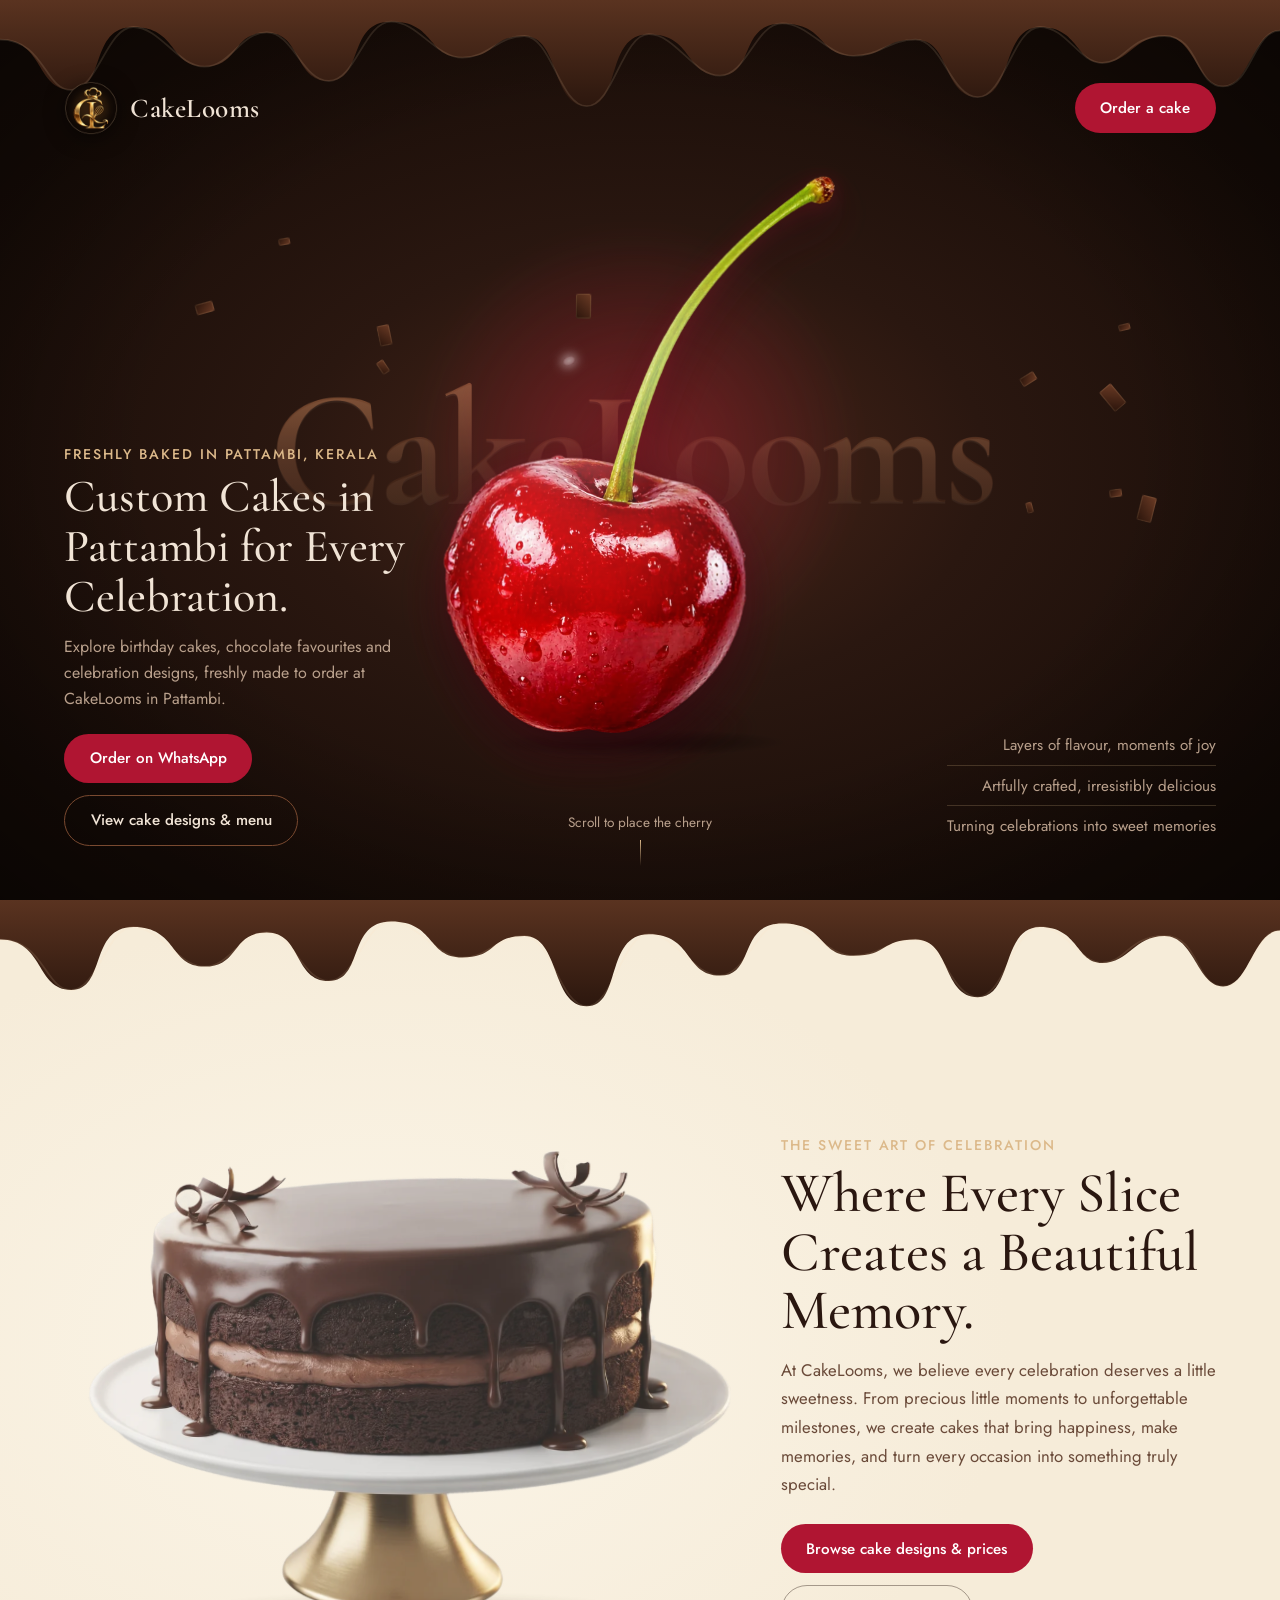
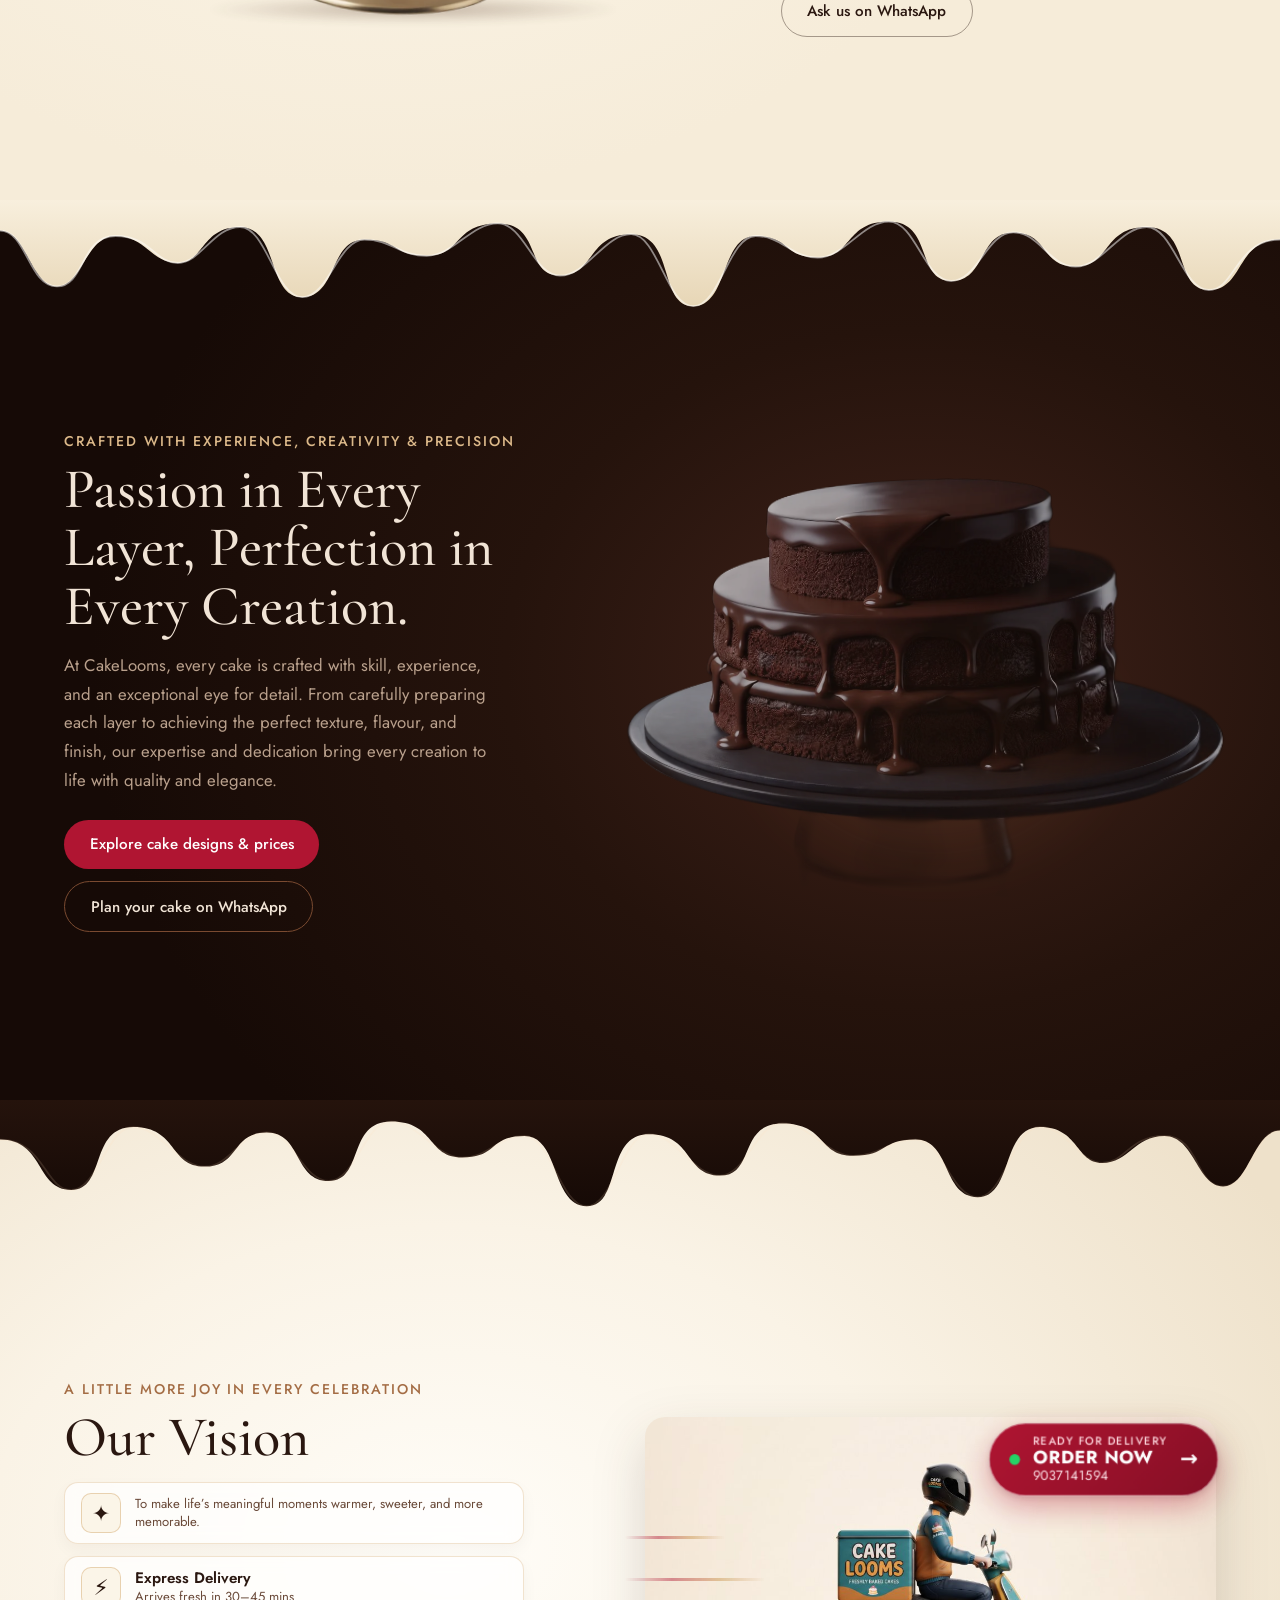
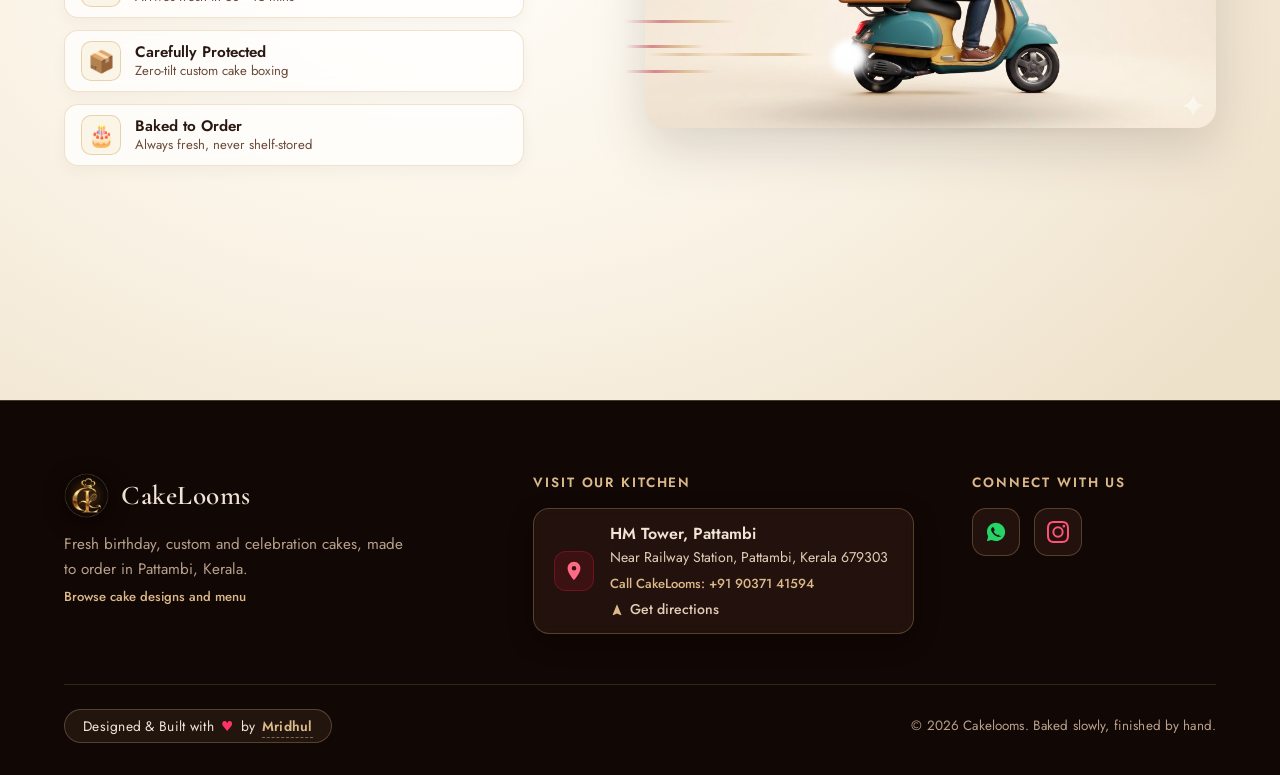
<file: index.html>
<!DOCTYPE html>
<html lang="en-IN">

<head>
  <meta charset="utf-8">
  <meta name="viewport" content="width=device-width, initial-scale=1, viewport-fit=cover">
  <title>Cake Shop in Pattambi, Kerala | Custom &amp; Birthday Cakes | CakeLooms</title>
  <meta name="description"
    content="Order freshly baked birthday, custom and celebration cakes from CakeLooms in Pattambi, Kerala. Explore cake designs and prices, then place your order on WhatsApp.">
  <meta name="robots" content="index, follow, max-image-preview:large">
  <meta name="theme-color" content="#1b0f0a">
  <link rel="canonical" href="https://cakelooms.store/">

  <!-- Website & Browser Tab Logo (Favicon) -->
  <link rel="icon" type="image/webp" href="assets/logo.webp">
  <link rel="shortcut icon" href="favicon.ico">
  <link rel="apple-touch-icon" href="assets/logo.webp">

  <!-- Open Graph / Facebook / WhatsApp -->
  <meta property="og:type" content="website">
  <meta property="og:locale" content="en_IN">
  <meta property="og:url" content="https://cakelooms.store/">
  <meta property="og:site_name" content="CakeLooms">
  <meta property="og:title" content="Cake Shop in Pattambi, Kerala | Custom &amp; Birthday Cakes | CakeLooms">
  <meta property="og:description"
    content="Order freshly baked birthday, custom and celebration cakes from CakeLooms in Pattambi, Kerala. Explore cake designs and prices, then place your order on WhatsApp.">
  <meta property="og:image" content="https://cakelooms.store/assets/cake-signature.webp">
  <meta property="og:image:alt" content="Handcrafted chocolate celebration cake by CakeLooms in Pattambi">

  <!-- Twitter Card -->
  <meta name="twitter:card" content="summary_large_image">
  <meta name="twitter:title" content="Cake Shop in Pattambi, Kerala | Custom &amp; Birthday Cakes | CakeLooms">
  <meta name="twitter:description"
    content="Order freshly baked birthday, custom and celebration cakes from CakeLooms in Pattambi, Kerala. Explore cake designs and prices, then place your order on WhatsApp.">
  <meta name="twitter:image" content="https://cakelooms.store/assets/cake-signature.webp">

  <!-- Local business details should match the CakeLooms business profile. -->
  <script type="application/ld+json">
  {
    "@context": "https://schema.org",
    "@type": "Bakery",
    "@id": "https://cakelooms.store/#bakery",
    "name": "CakeLooms",
    "url": "https://cakelooms.store/",
    "logo": "https://cakelooms.store/assets/logo.webp",
    "image": "https://cakelooms.store/assets/cake-signature.webp",
    "description": "Bakery in Pattambi, Kerala, making fresh birthday cakes, custom celebration cakes, pastries and chocolate cakes to order.",
    "telephone": "+919037141594",
    "address": {
      "@type": "PostalAddress",
      "streetAddress": "HM Tower, Near Railway Station",
      "addressLocality": "Pattambi",
      "addressRegion": "Kerala",
      "postalCode": "679303",
      "addressCountry": "IN"
    },
    "geo": {
      "@type": "GeoCoordinates",
      "latitude": 10.8066,
      "longitude": 76.1956
    },
    "hasMap": "https://maps.app.goo.gl/bf9RNADcqz7qbNc27",
    "hasMenu": "https://cakelooms.store/designs.html",
    "sameAs": [
      "https://instagram.com/cakelooms"
    ],
    "servesCuisine": "Bakery, Cakes, Pastries",
    "priceRange": "₹₹"
  }
  </script>

  <link rel="preconnect" href="https://fonts.googleapis.com">
  <link rel="preconnect" href="https://fonts.gstatic.com" crossorigin>
  <link
    href="https://fonts.googleapis.com/css2?family=Cormorant+Garamond:ital,wght@0,500;0,600;1,500&family=Jost:wght@400;500&display=swap"
    rel="stylesheet">
  <link rel="stylesheet" href="css/style.css">
</head>

<body>
  <header class="hero">
    <svg class="drip" viewBox="0 0 1440 130" preserveAspectRatio="none" aria-hidden="true">
      <defs>
        <linearGradient id="g" x1="0" y1="0" x2="0" y2="1">
          <stop offset="0" stop-color="#5a3320" />
          <stop offset="1" stop-color="#2c170e" />
        </linearGradient>
      </defs>
      <path fill="url(#g)"
        d="M0 0H1440V34C1410 34 1405 96 1376 96S1344 40 1310 40 1270 70 1240 70 1214 30 1170 30 1140 108 1100 108 1070 44 1030 44 1000 62 960 62 930 26 880 26 850 84 810 84 780 38 730 38 700 118 660 118 630 40 590 40 560 64 520 64 490 24 440 24 410 90 370 90 340 36 300 36 270 74 230 74 200 30 150 30 120 100 80 100 50 44 0 44Z" />
      <path fill="none" stroke="rgba(255,220,180,.12)" stroke-width="2"
        d="M0 44C50 44 50 100 80 100S120 30 150 30 200 74 230 74 270 36 300 36 340 90 370 90 410 24 440 24 490 64 520 64 560 40 590 40 630 118 660 118 700 38 730 38 780 84 810 84 850 26 880 26 930 62 960 62 1000 44 1030 44 1070 108 1100 108 1140 30 1170 30 1214 70 1240 70 1270 40 1310 40 1344 96 1376 96S1410 34 1440 34" />
    </svg>

    <nav aria-label="Main navigation">
      <a class="logo" href="/" aria-label="CakeLooms home"><img src="assets/logo.webp" alt="" width="48"
          height="48"><span>CakeLooms</span></a>
      <div class="links">
        <a class="btn" href="https://wa.me/919037141594?text=Hi%20CakeLooms%2C%20I%20would%20like%20to%20order%20a%20cake"
          target="_blank" rel="noopener noreferrer">Order a cake</a>
      </div>
    </nav>

    <div class="stage" id="stage">
      <div class="rig" id="rig">
        <div class="layer" data-z="-220">
          <div class="word" aria-hidden="true">CakeLooms</div>
        </div>
        <div class="layer" data-z="-90">
          <div class="glow"></div>
        </div>
        <div class="layer" data-z="0">
          <div class="floor"></div>
        </div>
        <div class="layer" data-z="160" id="shards"></div>
      </div>
    </div>

    <section class="copy">
      <span class="eyebrow">Freshly baked in Pattambi, Kerala</span>
      <h1>Custom Cakes in Pattambi for Every Celebration.</h1>
      <p>Explore birthday cakes, chocolate favourites and celebration designs, freshly made to order at CakeLooms in Pattambi.</p>
      <div class="cta"><a class="btn" href="https://wa.me/919037141594?text=Hi%20CakeLooms%2C%20I%20would%20like%20to%20order%20a%20cake"
          target="_blank" rel="noopener noreferrer">Order on WhatsApp</a><a
          class="btn ghost" href="designs.html">View cake designs &amp; menu</a>
      </div>
    </section>
    <ul class="note">
      <li>Layers of flavour, moments of joy</li>
      <li>Artfully crafted, irresistibly delicious</li>
      <li>Turning celebrations into sweet memories</li>
    </ul>
    <div class="hint" id="hint">Scroll to place the cherry<i></i></div>
  </header>

  <main>
  <section class="cake-sec" id="signature">
    <svg class="drip" viewBox="0 0 1440 130" preserveAspectRatio="none" aria-hidden="true">
      <defs>
        <linearGradient id="g2" x1="0" y1="0" x2="0" y2="1">
          <stop offset="0" stop-color="#5a3320" />
          <stop offset="1" stop-color="#2c170e" />
        </linearGradient>
      </defs>
      <path fill="url(#g2)"
        d="M0 0H1440V34C1410 34 1405 96 1376 96S1344 40 1310 40 1270 70 1240 70 1214 30 1170 30 1140 108 1100 108 1070 44 1030 44 1000 62 960 62 930 26 880 26 850 84 810 84 780 38 730 38 700 118 660 118 630 40 590 40 560 64 520 64 490 24 440 24 410 90 370 90 340 36 300 36 270 74 230 74 200 30 150 30 120 100 80 100 50 44 0 44Z" />
      <path fill="none" stroke="rgba(255,220,180,.12)" stroke-width="2"
        d="M0 44C50 44 50 100 80 100S120 30 150 30 200 74 230 74 270 36 300 36 340 90 370 90 410 24 440 24 490 64 520 64 560 40 590 40 630 118 660 118 700 38 730 38 780 84 810 84 850 26 880 26 930 62 960 62 1000 44 1030 44 1070 108 1100 108 1140 30 1170 30 1214 70 1240 70 1270 40 1310 40 1344 96 1376 96S1410 34 1440 34" />
    </svg>
    <figure class="cake-fig" id="fig">
      <span class="gshadow" id="gs2"></span>
      <div class="tilt" id="tilt2"><img id="cakeImg"
          alt="Two-layer dark chocolate cake with glaze on a white plate and gold stand"
          src="assets/cake-signature.webp"><span class="sheen" id="sheen2"></span></div>
      <span class="contact" id="contact2"></span>
    </figure>


    <div class="cake-txt">
      <span class="eyebrow">THE SWEET ART OF CELEBRATION</span>

      <h2>Where Every Slice Creates a Beautiful Memory.</h2>

      <p>
        At CakeLooms, we believe every celebration deserves a little sweetness.
        From precious little moments to unforgettable milestones, we create
        cakes that bring happiness, make memories, and turn every occasion
        into something truly special.
      </p>

      <div class="cta">
        <a class="btn" href="designs.html">Browse cake designs &amp; prices</a>
        <a class="btn ghost" href="https://wa.me/919037141594?text=Hi%20CakeLooms%2C%20I%20would%20like%20to%20choose%20a%20cake"
          target="_blank" rel="noopener noreferrer">Ask us on WhatsApp</a>
      </div>
    </div>

  </section>

  <section class="tier-sec" id="tiered">
    <svg class="drip" viewBox="0 0 1440 130" preserveAspectRatio="none" aria-hidden="true">
      <defs>
        <linearGradient id="g3" x1="0" y1="0" x2="0" y2="1">
          <stop offset="0" stop-color="#f8efdd" />
          <stop offset="1" stop-color="#e7d6b6" />
        </linearGradient>
      </defs>
      <path fill="url(#g3)"
        d="M0 0H1440V34C1410 34 1405 96 1376 96S1344 40 1310 40 1270 70 1240 70 1214 30 1170 30 1140 108 1100 108 1070 44 1030 44 1000 62 960 62 930 26 880 26 850 84 810 84 780 38 730 38 700 118 660 118 630 40 590 40 560 64 520 64 490 24 440 24 410 90 370 90 340 36 300 36 270 74 230 74 200 30 150 30 120 100 80 100 50 44 0 44Z" />
      <path fill="none" stroke="rgba(255,255,255,.5)" stroke-width="2"
        d="M0 44C50 44 50 100 80 100S120 30 150 30 200 74 230 74 270 36 300 36 340 90 370 90 410 24 440 24 490 64 520 64 560 40 590 40 630 118 660 118 700 38 730 38 780 84 810 84 850 26 880 26 930 62 960 62 1000 44 1030 44 1070 108 1100 108 1140 30 1170 30 1214 70 1240 70 1270 40 1310 40 1344 96 1376 96S1410 34 1440 34" />
    </svg>

    <div class="tier-txt">
      <span class="eyebrow">CRAFTED WITH EXPERIENCE, CREATIVITY & PRECISION</span>

      <h2>Passion in Every Layer, Perfection in Every Creation.</h2>

      <p>
        At CakeLooms, every cake is crafted with skill, experience,
        and an exceptional eye for detail. From carefully preparing
        each layer to achieving the perfect texture, flavour, and
        finish, our expertise and dedication bring every creation
        to life with quality and elegance.
      </p>

      <div class="cta">
        <a class="btn" href="designs.html">Explore cake designs &amp; prices</a>
        <a class="btn ghost" href="https://wa.me/919037141594?text=Hi%20CakeLooms%2C%20I%20would%20like%20to%20plan%20a%20cake"
          target="_blank" rel="noopener noreferrer">Plan your cake on WhatsApp</a>
      </div>
    </div>



    <figure class="tier-fig" id="fig3">
      <span class="glow3" id="gs3"></span>
      <div class="tilt" id="tilt3"><img id="cake3Img"
          alt="Two-tier dark chocolate cake with glossy ganache drips on a dark stand"
          src="assets/cake-tiered.webp"><span class="sheen" id="sheen3"></span></div>
      <span class="contact" id="contact3"></span>
    </figure>
  </section>

  <section class="order-sec" id="order">
    <svg class="drip" viewBox="0 0 1440 130" preserveAspectRatio="none" aria-hidden="true">
      <defs>
        <linearGradient id="g4" x1="0" y1="0" x2="0" y2="1">
          <stop offset="0" stop-color="#25130c" />
          <stop offset="1" stop-color="#160a06" />
        </linearGradient>
      </defs>
      <path fill="url(#g4)"
        d="M0 0H1440V34C1410 34 1405 96 1376 96S1344 40 1310 40 1270 70 1240 70 1214 30 1170 30 1140 108 1100 108 1070 44 1030 44 1000 62 960 62 930 26 880 26 850 84 810 84 780 38 730 38 700 118 660 118 630 40 590 40 560 64 520 64 490 24 440 24 410 90 370 90 340 36 300 36 270 74 230 74 200 30 150 30 120 100 80 100 50 44 0 44Z" />
      <path fill="none" stroke="rgba(255,220,180,.14)" stroke-width="2"
        d="M0 44C50 44 50 100 80 100S120 30 150 30 200 74 230 74 270 36 300 36 340 90 370 90 410 24 440 24 490 64 520 64 560 40 590 40 630 118 660 118 700 38 730 38 780 84 810 84 850 26 880 26 930 62 960 62 1000 44 1030 44 1070 108 1100 108 1140 30 1170 30 1214 70 1240 70 1270 40 1310 40 1344 96 1376 96S1410 34 1440 34" />
    </svg>

    <div class="order-grid">
      <div class="order-txt">
        <span class="eyebrow">A LITTLE MORE JOY IN EVERY CELEBRATION</span>
        <h2>Our Vision</h2>

        <div class="order-perks">
          <div class="perk-item">
            <span class="perk-icon" aria-hidden="true">✦</span>
            <div>
              <small>To make life’s meaningful moments warmer, sweeter, and more memorable.</small>
            </div>
          </div>
          <div class="perk-item">
            <span class="perk-icon" aria-hidden="true">⚡</span>
            <div>
              <strong>Express Delivery</strong>
              <small>Arrives fresh in 30–45 mins</small>
            </div>
          </div>
          <div class="perk-item">
            <span class="perk-icon" aria-hidden="true">📦</span>
            <div>
              <strong>Carefully Protected</strong>
              <small>Zero-tilt custom cake boxing</small>
            </div>
          </div>
          <div class="perk-item">
            <span class="perk-icon" aria-hidden="true">🎂</span>
            <div>
              <strong>Baked to Order</strong>
              <small>Always fresh, never shelf-stored</small>
            </div>
          </div>
        </div>
      </div>

      <div class="order-stage" id="deliveryStage">
        <div class="order-rig" id="deliveryRig">
          <div class="speed-trails" aria-hidden="true">
            <span class="trail t1"></span>
            <span class="trail t2"></span>
            <span class="trail t3"></span>
            <span class="trail t4"></span>
            <span class="trail t5"></span>
            <span class="road-dash r1"></span>
            <span class="road-dash r2"></span>
            <span class="road-dash r3"></span>
          </div>

          <div class="scooter-tilt" id="scooterTilt">
            <img src="assets/delivery.jpg" alt="CakeLooms 3D scooter delivery rider ready for delivery" id="deliveryImg"
              class="scooter-img">
            <div class="exhaust-smoke" id="exhaustSmoke" aria-hidden="true">
              <span class="smoke-puff s1"></span>
              <span class="smoke-puff s2"></span>
              <span class="smoke-puff s3"></span>
              <span class="smoke-puff s4"></span>
              <span class="smoke-puff s5"></span>
              <span class="smoke-puff s6"></span>
              <span class="smoke-puff s7"></span>
              <span class="smoke-ring sr1"></span>
              <span class="smoke-ring sr2"></span>
            </div>
            <div class="ground-dust" aria-hidden="true">
              <span class="dust d1"></span>
              <span class="dust d2"></span>
              <span class="dust d3"></span>
            </div>
            <span class="scooter-shadow"></span>
          </div>

          <a class="order-badge"
            href="https://wa.me/919037141594?text=Hi%20Cakelooms%2C%20I%20would%20like%20to%20order%20now%20for%20delivery"
            target="_blank" rel="noopener noreferrer" title="Order Now on WhatsApp">
            <span class="badge-pulse"></span>
            <div class="badge-content">
              <span class="badge-tag">READY FOR DELIVERY</span>
              <strong class="badge-title">ORDER NOW</strong>
              <span class="badge-num">9037141594</span>
            </div>
            <span class="badge-arrow">→</span>
          </a>
        </div>
      </div>
    </div>
  </section>
  </main>

  <footer id="contact" class="site-footer">
    <div class="footer-inner">
      <div class="footer-grid">
        <!-- Brand Column (Normal Left / Mobile Center) -->
        <div class="footer-col footer-col-brand">
          <a class="logo" href="/" aria-label="CakeLooms home"><img src="assets/logo.webp" alt="" width="52"
              height="52"><span>CakeLooms</span></a>
          <p class="brand-desc">
            Fresh birthday, custom and celebration cakes, made to order in Pattambi, Kerala.
          </p>
          <a class="location-link" href="designs.html">Browse cake designs and menu</a>
        </div>

        <!-- Address Column (Heading First, Content Below) -->
        <div class="footer-col footer-col-address">
          <h3 class="footer-title">Visit Our Kitchen</h3>
          <div class="address-card">
            <div class="address-icon" aria-hidden="true">
              <svg viewBox="0 0 24 24" width="22" height="22" fill="currentColor">
                <path
                  d="M12 2C8.13 2 5 5.13 5 9c0 5.25 7 13 7 13s7-7.75 7-13c0-3.87-3.13-7-7-7zm0 9.5a2.5 2.5 0 0 1 0-5 2.5 2.5 0 0 1 0 5z" />
              </svg>
            </div>
            <address class="address-details">
              <strong>HM Tower, Pattambi</strong>
              <span>Near Railway Station, Pattambi, Kerala 679303</span>
              <a class="location-link" href="tel:+919037141594">Call CakeLooms: +91 90371 41594</a>
              <a class="location-link"
                href="https://maps.app.goo.gl/bf9RNADcqz7qbNc27"
                target="_blank" rel="noopener noreferrer">
                <svg viewBox="0 0 24 24" width="14" height="14" fill="currentColor">
                  <path d="M12 2L4.5 20.29l.71.71L12 18l6.79 3 .71-.71z" />
                </svg>
                <span>Get directions</span>
              </a>
            </address>
          </div>
        </div>

        <!-- Social Column (Heading First, Content Below) -->
        <div class="footer-col footer-col-social">
          <h3 class="footer-title">Connect With Us</h3>
          <div class="social-icons-row">
            <a class="social-icon-btn wa-icon-btn"
              href="https://wa.me/919037141594?text=Hi%20Cakelooms%2C%20I%20would%20like%20to%20order%20a%20cake"
              target="_blank" rel="noopener noreferrer" aria-label="Chat on WhatsApp" title="WhatsApp: 9037141594">
              <svg viewBox="0 0 24 24" width="22" height="22" fill="currentColor">
                <path
                  d="M12.04 2C6.58 2 2.13 6.45 2.13 11.91c0 1.75.46 3.45 1.32 4.95L2.05 22l5.25-1.38c1.45.79 3.08 1.21 4.74 1.21 5.46 0 9.91-4.45 9.91-9.91 0-2.65-1.03-5.14-2.9-7.01A9.816 9.816 0 0 0 12.04 2zm5.79 14.07c-.24.68-1.41 1.25-1.95 1.33-.5.07-1.14.1-3.32-.8-2.79-1.16-4.59-4.01-4.73-4.19-.14-.19-1.13-1.51-1.13-2.87 0-1.37.71-2.04.97-2.32.25-.28.56-.35.75-.35.19 0 .37.01.53.01.17 0 .4.06.63.58.24.58.82 2 .89 2.15.07.15.12.33.02.53-.1.19-.15.31-.3.48-.15.17-.32.38-.46.51-.15.15-.31.31-.13.62.18.31.79 1.3 1.7 2.11 1.17 1.05 2.16 1.37 2.47 1.52.31.15.49.13.67-.08.19-.21.79-.92 1-.1.24.21.39.46.21.65-.18.19-.24.68-.24.68z" />
              </svg>
            </a>

            <a class="social-icon-btn ig-icon-btn" href="https://instagram.com/cakelooms" target="_blank"
              rel="noopener noreferrer" aria-label="Follow on Instagram" title="Instagram: @cakelooms">
              <svg viewBox="0 0 24 24" width="22" height="22" fill="currentColor">
                <path
                  d="M12 2.163c3.204 0 3.584.012 4.85.07 3.252.148 4.771 1.691 4.919 4.919.058 1.265.069 1.645.069 4.849 0 3.205-.012 3.584-.069 4.849-.149 3.225-1.664 4.771-4.919 4.919-1.266.058-1.644.07-4.85.07-3.204 0-3.584-.012-4.849-.07-3.26-.149-4.771-1.699-4.919-4.92-.058-1.265-.07-1.644-.07-4.849 0-3.204.013-3.583.07-4.849.149-3.227 1.664-4.771 4.919-4.919 1.266-.057 1.645-.069 4.849-.069zm0-2.163c-3.259 0-3.667.014-4.947.072-4.358.2-6.78 2.618-6.98 6.98-.059 1.281-.073 1.689-.073 4.948 0 3.259.014 3.668.072 4.948.2 4.358 2.618 6.78 6.98 6.98 1.281.058 1.689.072 4.948.072 3.259 0 3.668-.014 4.948-.072 4.354-.2 6.782-2.618 6.979-6.98.059-1.28.073-1.689.073-4.948 0-3.259-.014-3.667-.072-4.947-.196-4.354-2.617-6.78-6.979-6.98-1.281-.059-1.69-.073-4.949-.073zm0 5.838a6.162 6.162 0 1 0 0 12.324 6.162 6.162 0 0 0 0-12.324zM12 16a4 4 0 1 1 0-8 4 4 0 0 1 0 8zm6.406-11.845a1.44 1.44 0 1 0 0 2.881 1.44 1.44 0 0 0 0-2.881z" />
              </svg>
            </a>
          </div>
        </div>
      </div>

      <!-- Bottom Bar: Desktop Spread / Mobile Centered with Built-by FIRST -->
      <div class="footer-bottom">
        <div class="built-by">
          <span>Designed &amp; Built with <i class="heart-pulse">♥</i> by <a class="dev-link"
              href="https://mridhul9366.github.io/Mridhul-portfolio/" target="_blank"
              rel="noopener noreferrer">Mridhul</a></span>
        </div>
        <small>© 2026 Cakelooms. Baked slowly, finished by hand.</small>
      </div>
    </div>
  </footer>
  <div class="fx" id="fx" aria-hidden="true">
    <div class="cherry-shell" id="cherryShell">
      <img id="cherryImg" alt="" src="assets/cherry-fx.webp" draggable="false">
      <span class="cherry-sheen" id="cherrySheen"></span>
      <span class="cherry-glint" id="cherryGlint"></span>
    </div>
    <span class="cherry-shadow" id="cherryShadow"></span>
  </div>

  <script src="js/script.js"></script>
</body>

</html>
</file>
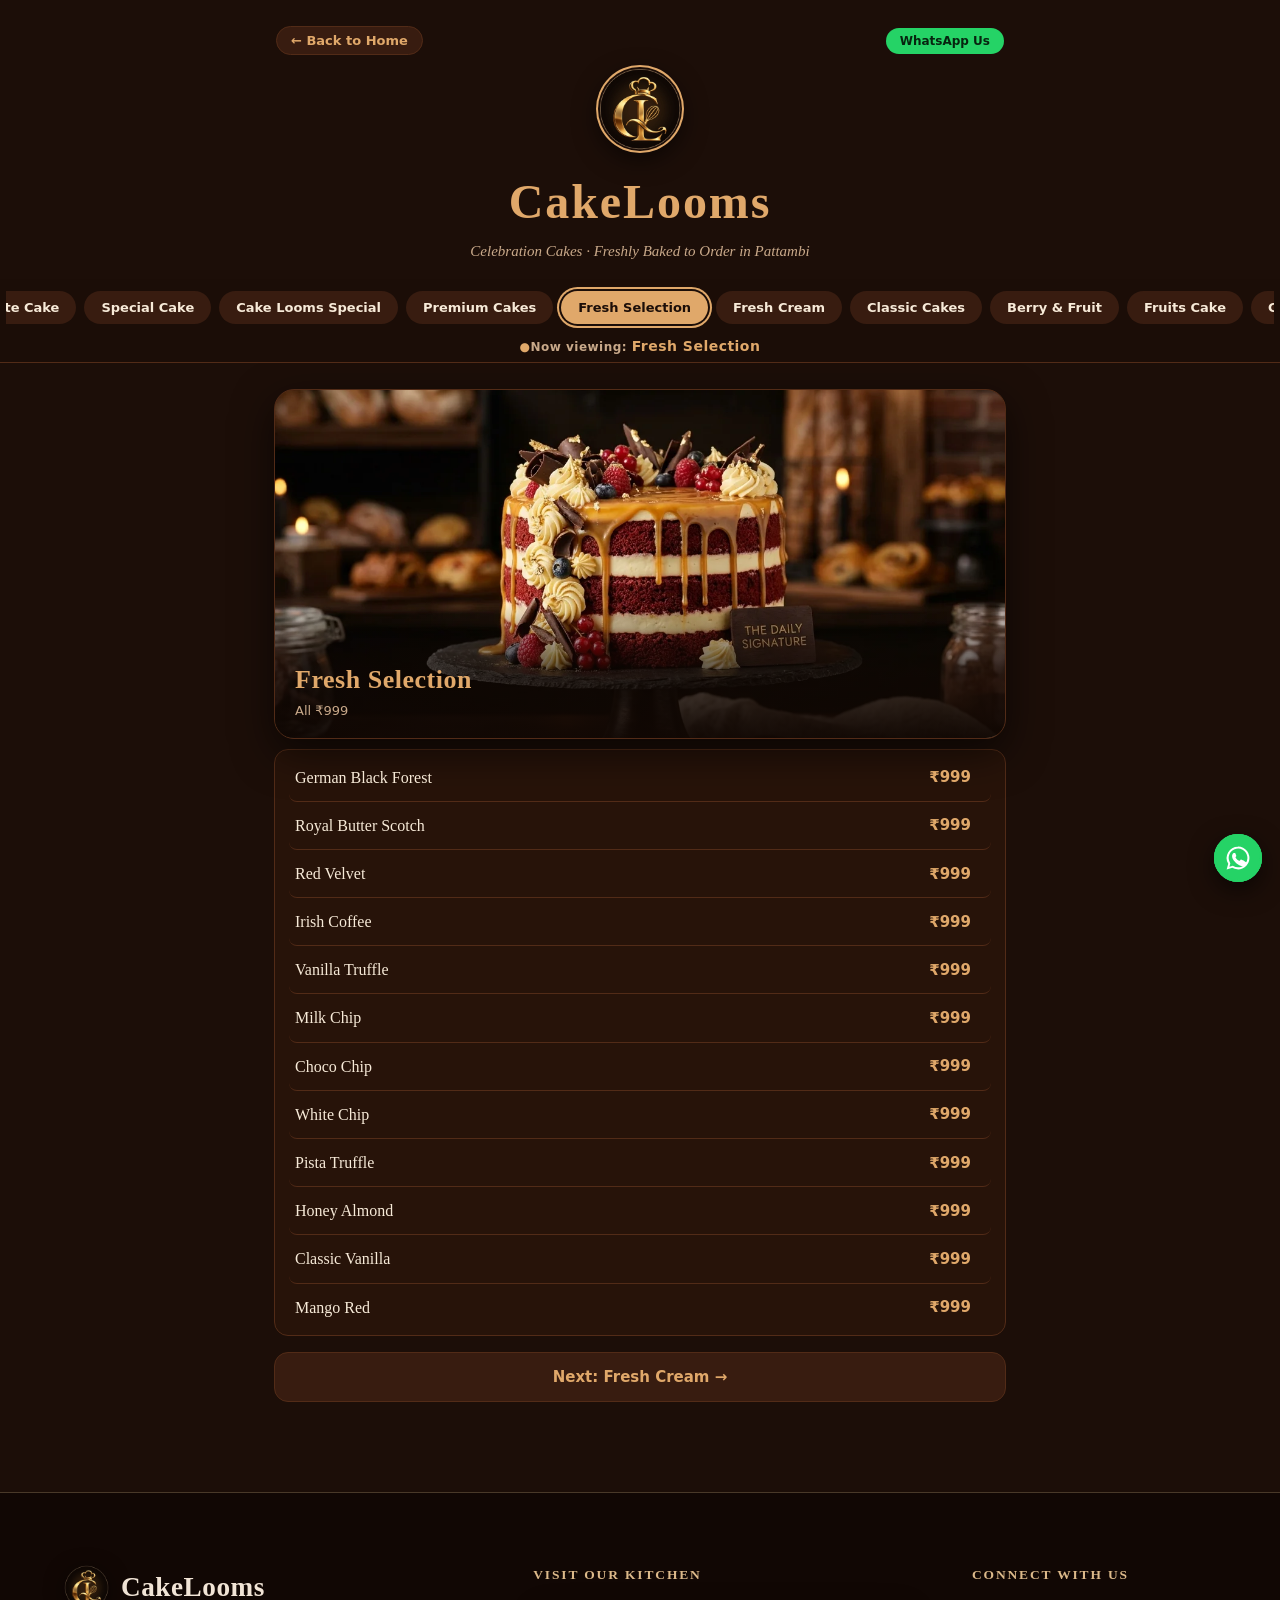
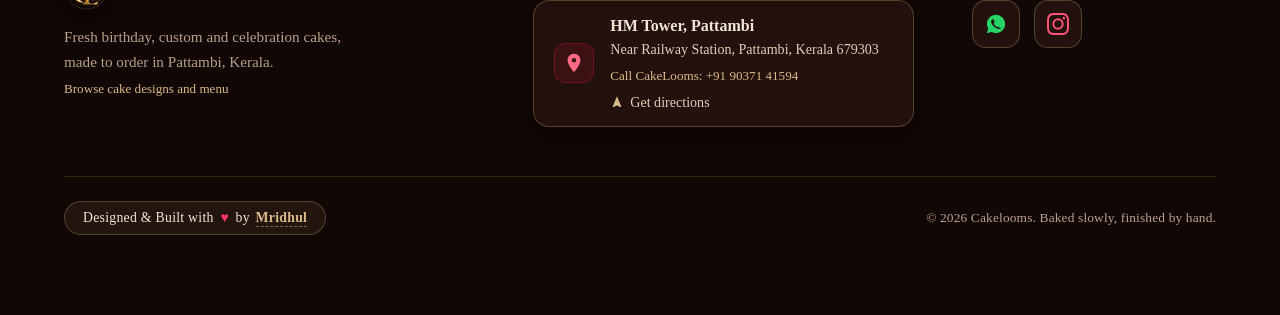
<file: designs.html>
<!DOCTYPE html>
<html lang="en">
<head>
  <meta charset="utf-8">
  <meta name="viewport" content="width=device-width, initial-scale=1, viewport-fit=cover">
  <title>Cake Designs &amp; Celebration Menu | CakeLooms Pattambi</title>
  <meta name="description" content="Explore handcrafted celebration cake designs and fresh prices by CakeLooms in Pattambi. Handcrafted birthday cakes, Black Forest, chocolate truffle, Lotus Biscoff, and anniversary bakes baked fresh to order.">
  <meta name="robots" content="index, follow, max-image-preview:large, max-snippet:-1, max-video-preview:-1">
  <meta name="author" content="CakeLooms">
  <meta name="theme-color" content="#1a0c07">
  <link rel="canonical" href="https://cakelooms.store/designs.html">

  <!-- Local SEO & Geo Targeting -->
  <meta name="geo.region" content="IN-KL">
  <meta name="geo.placename" content="Pattambi, Palakkad, Kerala">
  <meta name="geo.position" content="10.8066;76.1956">
  <meta name="ICBM" content="10.8066, 76.1956">

  <!-- Open Graph -->
  <meta property="og:site_name" content="CakeLooms">
  <meta property="og:title" content="Cake Designs &amp; Celebration Menu | CakeLooms Pattambi">
  <meta property="og:description" content="Explore custom cake designs and prices by CakeLooms in Pattambi. Birthday cakes, wedding tiers, fresh cream gateaux, and gourmet celebration bakes with full menu prices.">
  <meta property="og:url" content="https://cakelooms.store/designs.html">
  <meta property="og:type" content="website">
  <meta property="og:locale" content="en_IN">
  <meta property="og:image" content="https://cakelooms.store/assets/cake-signature.webp">
  <meta property="og:image:alt" content="Handcrafted celebration cake designs by CakeLooms in Pattambi">

  <!-- Twitter Card -->
  <meta name="twitter:card" content="summary_large_image">
  <meta name="twitter:title" content="Cake Designs &amp; Celebration Menu | CakeLooms Pattambi">
  <meta name="twitter:description" content="Handcrafted celebration cakes in Pattambi: birthday, wedding, fresh cream gateaux, and anniversary bakes with full menu prices.">
  <meta name="twitter:image" content="https://cakelooms.store/assets/cake-signature.webp">

  <!-- Schema.org Structured Data -->
  <script type="application/ld+json">
  {
    "@context": "https://schema.org",
    "@graph": [
      {
        "@type": "BreadcrumbList",
        "@id": "https://cakelooms.store/designs.html#breadcrumb",
        "itemListElement": [
          {
            "@type": "ListItem",
            "position": 1,
            "name": "Home",
            "item": "https://cakelooms.store/"
          },
          {
            "@type": "ListItem",
            "position": 2,
            "name": "Cake Designs & Menu",
            "item": "https://cakelooms.store/designs.html"
          }
        ]
      },
      {
        "@type": "CollectionPage",
        "@id": "https://cakelooms.store/designs.html#webpage",
        "url": "https://cakelooms.store/designs.html",
        "name": "Cake Designs & Celebration Menu | CakeLooms Pattambi",
        "description": "Explore custom celebration cake designs, price list, and flavours by CakeLooms in Pattambi. Handcrafted birthday cakes, wedding tiers, fresh cream gateaux, and gourmet celebration bakes.",
        "isPartOf": {
          "@type": "WebSite",
          "@id": "https://cakelooms.store/#website",
          "name": "CakeLooms",
          "url": "https://cakelooms.store/"
        },
        "about": {
          "@type": "Bakery",
          "@id": "https://cakelooms.store/#bakery",
          "name": "CakeLooms",
          "telephone": "+919037141594",
          "url": "https://cakelooms.store/",
          "hasMap": "https://maps.app.goo.gl/bf9RNADcqz7qbNc27",
          "address": {
            "@type": "PostalAddress",
            "streetAddress": "HM Tower, Near Railway Station",
            "addressLocality": "Pattambi",
            "addressRegion": "Kerala",
            "postalCode": "679303",
            "addressCountry": "IN"
          }
        },
        "breadcrumb": {
          "@id": "https://cakelooms.store/designs.html#breadcrumb"
        }
      },
      {
        "@type": "Menu",
        "@id": "https://cakelooms.store/designs.html#menu",
        "name": "CakeLooms Handcrafted Celebration Cakes Menu",
        "description": "Complete cake menu and prices in Pattambi by CakeLooms.",
        "inLanguage": "en",
        "hasMenuSection": [
          {
            "@type": "MenuSection",
            "name": "Fresh Selection",
            "description": "All ₹999 - Handcrafted celebration cakes by CakeLooms in Pattambi"
          },
          {
            "@type": "MenuSection",
            "name": "Fresh Cream",
            "description": "From ₹549 - Handcrafted celebration cakes by CakeLooms in Pattambi"
          },
          {
            "@type": "MenuSection",
            "name": "Classic Cakes",
            "description": "From ₹649 - Handcrafted celebration cakes by CakeLooms in Pattambi"
          },
          {
            "@type": "MenuSection",
            "name": "Berry & Fruit",
            "description": "All ₹800 - Handcrafted celebration cakes by CakeLooms in Pattambi"
          },
          {
            "@type": "MenuSection",
            "name": "Fruits Cake",
            "description": "All ₹1049 - Handcrafted celebration cakes by CakeLooms in Pattambi"
          },
          {
            "@type": "MenuSection",
            "name": "Chocolate Cake",
            "description": "From ₹1049 - Handcrafted celebration cakes by CakeLooms in Pattambi"
          },
          {
            "@type": "MenuSection",
            "name": "Special Cake",
            "description": "From ₹1100 - Handcrafted celebration cakes by CakeLooms in Pattambi"
          },
          {
            "@type": "MenuSection",
            "name": "Cake Looms Special",
            "description": "From ₹1100 - Handcrafted celebration cakes by CakeLooms in Pattambi"
          },
          {
            "@type": "MenuSection",
            "name": "Premium Cakes",
            "description": "From ₹1100 - Handcrafted celebration cakes by CakeLooms in Pattambi"
          }
        ]
      }
    ]
  }
  </script>

  <link rel="icon" type="image/webp" href="assets/logo.webp">
  <link rel="shortcut icon" href="favicon.ico">

  <style>
    :root {
      --bg: #1c0e08;
      --card: #381c10;
      --card2: #271309;
      --ink: #f7ead8;
      --mute: #c9a98a;
      --acc: #e0a86a;
      --acc-glow: rgba(224, 168, 106, 0.25);
      --line: #522b17;
      --green: #25d366;
      color-scheme: dark;
      box-sizing: border-box;
      padding-top: env(safe-area-inset-top, 0px);
      padding-bottom: env(safe-area-inset-bottom, 0px);
    }
    *, *::before, *::after {
      box-sizing: border-box;
      margin: 0;
      padding: 0;
    }
    body {
      background: var(--bg);
      color: var(--ink);
      font-family: Georgia, "Times New Roman", serif;
      line-height: 1.45;
      overflow-x: hidden;
    }
    .top-bar {
      display: flex;
      justify-content: space-between;
      align-items: center;
      padding: 12px 16px;
      max-width: 760px;
      margin: 0 auto;
    }
    .nav-back {
      color: var(--acc);
      text-decoration: none;
      font: 600 13px system-ui, sans-serif;
      display: inline-flex;
      align-items: center;
      gap: 6px;
      padding: 6px 14px;
      border-radius: 99px;
      background: var(--card);
      border: 1px solid var(--line);
      transition: background 0.2s, transform 0.2s;
    }
    .nav-back:hover {
      background: var(--line);
      transform: translateX(-2px);
    }
    .nav-order {
      color: #07240f;
      background: var(--green);
      text-decoration: none;
      font: 700 12px system-ui, sans-serif;
      padding: 6px 14px;
      border-radius: 99px;
      transition: transform 0.2s;
    }
    .nav-order:hover {
      transform: translateY(-2px);
    }
    header {
      text-align: center;
      padding: 14px 16px 16px;
    }
    .logo-link {
      display: inline-block;
      text-decoration: none;
    }
    .logo {
      display: block;
      margin: 0 auto 10px;
      width: 84px;
      height: 84px;
      border-radius: 50%;
      box-shadow: 0 0 0 2px var(--acc), 0 8px 24px rgba(0,0,0,0.6);
      transition: transform 0.3s cubic-bezier(0.34, 1.56, 0.64, 1);
    }
    .logo:hover {
      transform: scale(1.06);
    }
    h1 {
      margin: 0;
      font-size: clamp(32px, 8vw, 48px);
      font-weight: 700;
      color: var(--acc);
      letter-spacing: 0.04em;
    }
    .tag {
      margin: 4px 0 0;
      color: var(--mute);
      font-style: italic;
      font-size: 15px;
    }
    .navw {
      position: sticky;
      top: 0;
      z-index: 10;
      background: rgba(28, 14, 8, 0.95);
      backdrop-filter: blur(10px);
      -webkit-backdrop-filter: blur(10px);
      border-bottom: 1px solid var(--line);
      display: flex;
      flex-wrap: wrap;
      align-items: center;
      gap: 4px;
      padding: 8px 6px 6px;
      padding-top: calc(8px + env(safe-area-inset-top, 0px));
    }
    nav {
      flex: 1 1 100%;
      display: flex;
      gap: 0;
      overflow-x: auto;
      overscroll-behavior-x: contain;
      -webkit-overflow-scrolling: touch;
      scrollbar-width: none;
      cursor: grab;
      user-select: none;
      padding: 4px 2px;
    }
    nav:active {
      cursor: grabbing;
    }
    nav::-webkit-scrollbar {
      display: none;
    }
    nav a {
      flex: none;
      margin-right: 8px;
      -webkit-user-drag: none;
      color: var(--ink);
      text-decoration: none;
      font: 600 13px system-ui, sans-serif;
      padding: 8px 16px;
      border-radius: 99px;
      background: var(--card);
      border: 1px solid transparent;
      transition: background 0.2s, color 0.2s;
    }
    nav a.on {
      background: var(--acc);
      color: #1c0e08;
      font-weight: 700;
      box-shadow: 0 0 0 2px var(--bg), 0 0 0 4px var(--acc);
    }
    .now {
      flex: 1 1 100%;
      text-align: center;
      font: 600 12px system-ui, sans-serif;
      color: var(--mute);
      padding: 6px 0 2px;
      letter-spacing: 0.04em;
    }
    .now b {
      color: var(--acc);
      font-size: 14px;
      display: inline-block;
      animation: pop2 0.35s ease-out;
    }
    .now::before {
      content: "\25CF ";
      color: var(--acc);
    }
    @keyframes pop2 {
      from { opacity: 0; transform: translateY(-6px); }
      to { opacity: 1; transform: none; }
    }
    main {
      max-width: 760px;
      margin: 0 auto;
      padding: 6px 14px 90px;
    }
    section {
      margin-top: 20px;
    }
    .ban {
      position: relative;
      height: 350px;
      border-radius: 20px;
      overflow: hidden;
      background-color: #140905;
      background-position: center 42%;
      background-size: cover;
      background-repeat: no-repeat;
      box-shadow: 0 14px 40px rgba(0,0,0,0.6);
      border: 1px solid var(--line);
      animation: drop 0.65s cubic-bezier(0.2, 0.9, 0.3, 1.15) both;
    }
    @media (max-width: 640px) {
      .ban {
        height: clamp(230px, 60vw, 290px);
        background-position: center 40%;
      }
    }
    .ban div {
      position: absolute;
      inset: auto 0 0 0;
      padding: 56px 20px 16px;
      background: linear-gradient(to top, rgba(16, 7, 3, 0.96) 0%, rgba(16, 7, 3, 0.7) 48%, rgba(16, 7, 3, 0) 100%);
      pointer-events: none;
    }
    h2 {
      margin: 0;
      font-size: 26px;
      color: var(--acc);
      letter-spacing: 0.02em;
    }
    .ban span {
      font: 13px system-ui, sans-serif;
      color: var(--mute);
    }
    @keyframes drop {
      from { opacity: 0; transform: translateY(-60px); }
      to { opacity: 1; transform: none; }
    }
    .list {
      margin-top: 10px;
      background: var(--card2);
      border-radius: 14px;
      padding: 4px 14px;
      border: 1px solid var(--line);
    }
    .it {
      display: grid;
      grid-template-columns: minmax(0, 1fr) minmax(5.5ch, max-content) max-content;
      gap: clamp(8px, 2vw, 14px);
      align-items: center;
      padding: 12px 6px;
      border-bottom: 1px solid var(--line);
      font-size: 16px;
      text-decoration: none;
      color: inherit;
      border-radius: 8px;
      transition: background 0.15s;
      opacity: 0;
      animation: fall 0.45s ease-out forwards;
      animation-delay: calc(var(--d) * 45ms + 0.2s);
    }
    .it:last-child {
      border-bottom: 0;
    }
    .it:hover {
      background: rgba(224, 168, 106, 0.08);
    }
    .it b {
      min-width: 0;
      font-weight: 400;
      overflow-wrap: anywhere;
    }
    .it i {
      font: 600 15px system-ui, sans-serif;
      font-style: normal;
      color: var(--acc);
      white-space: nowrap;
      text-align: right;
    }
    @media (max-width: 360px) {
      .it {
        gap: 6px;
        padding-right: 3px;
        padding-left: 3px;
      }
    }
    @keyframes fall {
      from { opacity: 0; transform: translateY(-20px); }
      to { opacity: 1; transform: none; }
    }
    .next {
      width: 100%;
      margin-top: 16px;
      border: 1px solid var(--line);
      border-radius: 14px;
      background: var(--card);
      color: var(--acc);
      font: 700 15px system-ui, sans-serif;
      padding: 15px;
      cursor: pointer;
      transition: background 0.2s, transform 0.2s;
    }
    .next:hover {
      background: var(--line);
      transform: translateY(-2px);
    }
    footer {
      text-align: center;
      color: var(--mute);
      font: 12px system-ui, sans-serif;
      padding: 12px 16px 80px;
    }
    .fab {
      position: fixed;
      right: 18px;
      bottom: calc(18px + env(safe-area-inset-bottom, 0px));
      width: 48px;
      height: 48px;
      border-radius: 50%;
      background: var(--green);
      display: grid;
      place-items: center;
      box-shadow: 0 8px 24px rgba(0,0,0,0.6);
      z-index: 20;
      animation: bob 3.2s ease-in-out infinite;
      text-decoration: none;
    }
    .fab svg {
      width: 26px;
      height: 26px;
      fill: #fff;
      position: relative;
    }
    .fab::before, .fab::after {
      content: "";
      position: absolute;
      inset: 0;
      border-radius: 50%;
      border: 2px solid var(--green);
      animation: ring 2.2s ease-out infinite;
    }
    .fab::after {
      animation-delay: 1.1s;
    }
    @keyframes ring {
      from { transform: scale(1); opacity: 0.8; }
      to { transform: scale(1.6); opacity: 0; }
    }
    @keyframes bob {
      0%, 80%, 100% { transform: rotate(0); }
      85% { transform: rotate(-12deg); }
      90% { transform: rotate(10deg); }
      95% { transform: rotate(-6deg); }
    }
    @media (prefers-reduced-motion: reduce) {
      .ban, .it, .fab, .fab::before, .fab::after {
        animation: none;
        opacity: 1;
      }
      .heart-pulse {
        animation: none;
      }
    }
    .site-footer {
      --footer-muted: #b9a08c;
      --footer-text: #f1e4d6;
      --footer-foil: #dcb98a;
      position: relative;
      z-index: 2;
      background: #110704;
      border-top: 1px solid rgba(220, 185, 138, .28);
      padding: clamp(52px, 8vh, 80px) max(clamp(20px, 5vw, 64px), calc((100vw - 1480px) / 2)) calc(80px + env(safe-area-inset-bottom, 0px));
      color: var(--footer-muted);
      text-align: left;
      font: inherit;
    }
    .footer-inner {
      display: flex;
      flex-direction: column;
      gap: clamp(36px, 5.5vh, 52px);
      max-width: 1360px;
      width: 100%;
      margin: 0 auto;
    }
    .footer-grid {
      display: grid;
      grid-template-columns: 1.35fr 1.25fr .8fr;
      gap: clamp(32px, 4.5vw, 64px);
      align-items: start;
    }
    .footer-col {
      display: flex;
      flex-direction: column;
      align-items: flex-start;
      text-align: left;
    }
    .footer-col-brand .logo {
      display: inline-flex;
      align-items: center;
      gap: 12px;
      width: auto;
      height: auto;
      margin: 0;
      border-radius: 0;
      box-shadow: none;
      color: var(--footer-text);
      font-family: Georgia, "Times New Roman", serif;
      font-size: 1.7rem;
      font-weight: 600;
      letter-spacing: .02em;
      text-decoration: none;
    }
    .footer-col-brand .logo:hover {
      transform: none;
    }
    .footer-col-brand .logo img {
      display: block;
      width: auto;
      height: clamp(44px, 5vh, 56px);
      border-radius: 50%;
      filter: drop-shadow(0 4px 10px rgba(0, 0, 0, .5));
    }
    .footer-col-brand .brand-desc {
      max-width: 38ch;
      margin: 14px 0 0;
      color: var(--footer-muted);
      font-size: .95rem;
      line-height: 1.65;
      text-align: left;
    }
    .footer-title {
      margin: 0 0 16px;
      color: var(--footer-foil);
      font-size: .84rem;
      font-weight: 600;
      letter-spacing: .14em;
      text-align: left;
      text-transform: uppercase;
    }
    .address-card {
      display: flex;
      align-items: center;
      gap: 16px;
      width: 100%;
      max-width: 440px;
      padding: 14px 20px;
      border: 1px solid rgba(220, 185, 138, .28);
      border-radius: 16px;
      background: rgba(42, 23, 16, .72);
      box-shadow: 0 8px 24px rgba(0, 0, 0, .25);
      text-align: left;
      transition: border-color .2s ease, transform .2s ease, box-shadow .2s ease;
      backdrop-filter: blur(8px);
    }
    .address-card:hover {
      transform: translateY(-2px);
      border-color: rgba(220, 185, 138, .55);
      box-shadow: 0 12px 28px rgba(0, 0, 0, .35);
    }
    .address-icon {
      display: flex;
      flex: 0 0 40px;
      align-items: center;
      justify-content: center;
      width: 40px;
      height: 40px;
      border: 1px solid rgba(176, 21, 50, .45);
      border-radius: 12px;
      background: rgba(176, 21, 50, .18);
      color: #ff6b85;
    }
    .address-details {
      display: flex;
      flex-direction: column;
      gap: 3px;
      line-height: 1.35;
      font-style: normal;
    }
    .address-details strong {
      color: var(--footer-text);
      font-size: 1rem;
      font-weight: 600;
    }
    .address-details span {
      color: #e2ceb8;
      font-size: .88rem;
    }
    .location-link {
      display: inline-flex;
      align-items: center;
      gap: 6px;
      margin-top: 5px;
      color: var(--footer-foil);
      font-size: .82rem;
      font-weight: 500;
      text-decoration: none;
      transition: color .2s ease, transform .2s ease;
    }
    .location-link:hover {
      transform: translateX(3px);
      color: #fff;
    }
    .social-icons-row {
      display: flex;
      align-items: center;
      gap: 14px;
    }
    .social-icon-btn {
      display: flex;
      align-items: center;
      justify-content: center;
      width: 48px;
      height: 48px;
      border: 1px solid rgba(220, 185, 138, .28);
      border-radius: 14px;
      background: rgba(42, 23, 16, .72);
      color: var(--footer-text);
      text-decoration: none;
      transition: transform .2s ease, border-color .2s ease, background .2s ease, box-shadow .2s ease, color .2s ease;
    }
    .social-icon-btn:hover {
      transform: translateY(-3px) scale(1.08);
    }
    .wa-icon-btn {
      color: #25d366;
    }
    .wa-icon-btn:hover {
      border-color: rgba(37, 211, 102, .65);
      background: rgba(37, 211, 102, .16);
      box-shadow: 0 6px 20px rgba(37, 211, 102, .32);
    }
    .ig-icon-btn {
      color: #ff5277;
    }
    .ig-icon-btn:hover {
      border-color: rgba(225, 48, 108, .65);
      background: rgba(225, 48, 108, .16);
      box-shadow: 0 6px 20px rgba(225, 48, 108, .32);
    }
    .footer-bottom {
      display: flex;
      flex-direction: row;
      justify-content: space-between;
      align-items: center;
      width: 100%;
      padding-top: 24px;
      border-top: 1px solid rgba(220, 185, 138, .16);
    }
    .built-by {
      display: inline-flex;
      align-items: center;
      padding: 6px 18px;
      border: 1px solid rgba(220, 185, 138, .28);
      border-radius: 999px;
      background: rgba(220, 185, 138, .08);
      color: var(--footer-text);
      font-size: .86rem;
      letter-spacing: .02em;
    }
    .footer-bottom small {
      color: var(--footer-muted);
      font-size: .84rem;
      letter-spacing: .01em;
    }
    .dev-link {
      padding-bottom: 1px;
      margin-left: 2px;
      border-bottom: 1px dashed rgba(220, 185, 138, .5);
      color: var(--footer-foil);
      font-weight: 600;
      text-decoration: none;
      transition: color .2s ease, border-color .2s ease;
    }
    .dev-link:hover {
      border-bottom-style: solid;
      border-bottom-color: #fff;
      color: #fff;
    }
    .heart-pulse {
      display: inline-block;
      margin: 0 3px;
      color: #ff3366;
      font-style: normal;
      animation: footer-heart-beat 1.8s ease-in-out infinite;
    }
    @keyframes footer-heart-beat {
      0%, 70%, 100% { transform: scale(1); }
      14%, 42% { transform: scale(1.3); }
      28% { transform: scale(1); }
    }
    @media (min-width: 769px) and (max-width: 999px) {
      .footer-grid {
        grid-template-columns: 1fr 1fr;
        gap: 36px;
      }
      .footer-col-social {
        grid-column: span 2;
      }
    }
    @media (max-width: 768px) {
      .site-footer {
        padding: 40px max(clamp(20px, 5vw, 64px), calc((100vw - 1480px) / 2)) calc(80px + env(safe-area-inset-bottom, 0px));
        text-align: center;
      }
      .footer-inner {
        align-items: center;
        gap: 32px;
      }
      .footer-grid {
        grid-template-columns: 1fr;
        justify-items: center;
        align-items: center;
        gap: 28px;
        width: 100%;
        text-align: center;
      }
      .footer-col {
        align-items: center;
        width: 100%;
        text-align: center;
      }
      .footer-col-brand .logo {
        justify-content: center;
      }
      .footer-col-brand .brand-desc {
        margin: 10px auto 0;
        text-align: center;
      }
      .footer-title {
        margin-bottom: 12px;
        text-align: center;
      }
      .address-card {
        margin: 0 auto;
        padding: 12px 16px;
      }
      .social-icons-row {
        justify-content: center;
      }
      .footer-bottom {
        flex-direction: column;
        justify-content: center;
        gap: 12px;
        text-align: center;
      }
      .built-by {
        order: 1;
        padding: 5px 14px;
        font-size: .8rem;
      }
      .footer-bottom small {
        order: 2;
        font-size: .78rem;
        text-align: center;
      }
    }
  </style>
  <style id="imgs"></style>
</head>
<body>

<header class="site-header">
  <div class="top-bar">
    <a href="index.html" class="nav-back">&larr; Back to Home</a>
    <a href="https://wa.me/919037141594?text=Hi%20CakeLooms%2C%20I%20would%20like%20to%20order%20a%20cake" class="nav-order" target="_blank" rel="noopener">WhatsApp Us</a>
  </div>
  <a href="index.html" class="logo-link" title="CakeLooms Home">
    <img class="logo" src="assets/logo.webp" alt="CakeLooms Pattambi" width="84" height="84">
  </a>
  <h1>CakeLooms</h1>
  <p class="tag">Celebration Cakes &middot; Freshly Baked to Order in Pattambi</p>
</header>

<div class="navw">
  <nav id="nav" aria-label="Cake categories"></nav>
  <div class="now" id="now"></div>
</div>

<main id="m"></main>

<footer id="contact" class="site-footer">
  <div class="footer-inner">
    <div class="footer-grid">
      <div class="footer-col footer-col-brand">
        <a class="logo" href="index.html" aria-label="CakeLooms home">
          <img src="assets/logo.webp" alt="" width="52" height="52">
          <span>CakeLooms</span>
        </a>
        <p class="brand-desc">Fresh birthday, custom and celebration cakes, made to order in Pattambi, Kerala.</p>
        <a class="location-link" href="designs.html">Browse cake designs and menu</a>
      </div>

      <div class="footer-col footer-col-address">
        <h3 class="footer-title">Visit Our Kitchen</h3>
        <div class="address-card">
          <div class="address-icon" aria-hidden="true">
            <svg viewBox="0 0 24 24" width="22" height="22" fill="currentColor">
              <path d="M12 2C8.13 2 5 5.13 5 9c0 5.25 7 13 7 13s7-7.75 7-13c0-3.87-3.13-7-7-7zm0 9.5a2.5 2.5 0 0 1 0-5 2.5 2.5 0 0 1 0 5z" />
            </svg>
          </div>
          <address class="address-details">
            <strong>HM Tower, Pattambi</strong>
            <span>Near Railway Station, Pattambi, Kerala 679303</span>
            <a class="location-link" href="tel:+919037141594">Call CakeLooms: +91 90371 41594</a>
            <a class="location-link" href="https://maps.app.goo.gl/bf9RNADcqz7qbNc27" target="_blank" rel="noopener noreferrer">
              <svg viewBox="0 0 24 24" width="14" height="14" fill="currentColor">
                <path d="M12 2L4.5 20.29l.71.71L12 18l6.79 3 .71-.71z" />
              </svg>
              <span>Get directions</span>
            </a>
          </address>
        </div>
      </div>

      <div class="footer-col footer-col-social">
        <h3 class="footer-title">Connect With Us</h3>
        <div class="social-icons-row">
          <a class="social-icon-btn wa-icon-btn"
            href="https://wa.me/919037141594?text=Hi%20Cakelooms%2C%20I%20would%20like%20to%20order%20a%20cake"
            target="_blank" rel="noopener noreferrer" aria-label="Chat on WhatsApp" title="WhatsApp: 9037141594">
            <svg viewBox="0 0 24 24" width="22" height="22" fill="currentColor">
              <path d="M12.04 2C6.58 2 2.13 6.45 2.13 11.91c0 1.75.46 3.45 1.32 4.95L2.05 22l5.25-1.38c1.45.79 3.08 1.21 4.74 1.21 5.46 0 9.91-4.45 9.91-9.91 0-2.65-1.03-5.14-2.9-7.01A9.816 9.816 0 0 0 12.04 2zm5.79 14.07c-.24.68-1.41 1.25-1.95 1.33-.5.07-1.14.1-3.32-.8-2.79-1.16-4.59-4.01-4.73-4.19-.14-.19-1.13-1.51-1.13-2.87 0-1.37.71-2.04.97-2.32.25-.28.56-.35.75-.35.19 0 .37.01.53.01.17 0 .4.06.63.58.24.58.82 2 .89 2.15.07.15.12.33.02.53-.1.19-.15.31-.3.48-.15.17-.32.38-.46.51-.15.15-.31.31-.13.62.18.31.79 1.3 1.7 2.11 1.17 1.05 2.16 1.37 2.47 1.52.31.15.49.13.67-.08.19-.21.79-.92 1-.1.24.21.39.46.21.65-.18.19-.24.68-.24.68z" />
            </svg>
          </a>
          <a class="social-icon-btn ig-icon-btn" href="https://instagram.com/cakelooms" target="_blank"
            rel="noopener noreferrer" aria-label="Follow on Instagram" title="Instagram: @cakelooms">
            <svg viewBox="0 0 24 24" width="22" height="22" fill="currentColor">
              <path d="M12 2.163c3.204 0 3.584.012 4.85.07 3.252.148 4.771 1.691 4.919 4.919.058 1.265.069 1.645.069 4.849 0 3.205-.012 3.584-.069 4.849-.149 3.225-1.664 4.771-4.919 4.919-1.266.058-1.644.07-4.85.07-3.204 0-3.584-.012-4.849-.07-3.26-.149-4.771-1.699-4.919-4.92-.058-1.265-.07-1.644-.07-4.849 0-3.204.013-3.583.07-4.849.149-3.227 1.664-4.771 4.919-4.919 1.266-.057 1.645-.069 4.849-.069zm0-2.163c-3.259 0-3.667.014-4.947.072-4.358.2-6.78 2.618-6.98 6.98-.059 1.281-.073 1.689-.073 4.948 0 3.259.014 3.668.072 4.948.2 4.358 2.618 6.78 6.98 6.98 1.281.058 1.689.072 4.948.072 3.259 0 3.668-.014 4.948-.072 4.354-.2 6.782-2.618 6.979-6.98.059-1.28.073-1.689.073-4.948 0-3.259-.014-3.667-.072-4.947-.196-4.354-2.617-6.78-6.979-6.98-1.281-.059-1.69-.073-4.949-.073zm0 5.838a6.162 6.162 0 1 0 0 12.324 6.162 6.162 0 0 0 0-12.324zM12 16a4 4 0 1 1 0-8 4 4 0 0 1 0 8zm6.406-11.845a1.44 1.44 0 1 0 0 2.881 1.44 1.44 0 0 0 0-2.881z" />
            </svg>
          </a>
        </div>
      </div>
    </div>

    <div class="footer-bottom">
      <div class="built-by">
        <span>Designed &amp; Built with <i class="heart-pulse">♥</i> by <a class="dev-link"
            href="https://mridhul9366.github.io/Mridhul-portfolio/" target="_blank"
            rel="noopener noreferrer">Mridhul</a></span>
      </div>
      <small>© 2026 Cakelooms. Baked slowly, finished by hand.</small>
    </div>
  </div>
</footer>

<a class="fab" id="fab" href="https://wa.me/919037141594?text=Hi%20CakeLooms%2C%20I%20would%20like%20to%20order%20a%20cake" aria-label="Order on WhatsApp" target="_blank" rel="noopener">
  <svg viewBox="0 0 32 32">
    <path d="M16 2a14 14 0 0 0-12 21.2L2 30l7-1.9A14 14 0 1 0 16 2zm0 25.5a11.5 11.5 0 0 1-5.9-1.6l-.4-.3-4.3 1.1 1.2-4.2-.3-.4A11.5 11.5 0 1 1 16 27.5zm6.3-8.6c-.3-.2-2-.9-2.3-1s-.6-.2-.8.2-.9 1-1.1 1.2-.4.2-.7 0a9 9 0 0 1-2.6-1.6 10 10 0 0 1-1.8-2.3c-.2-.3 0-.5.1-.7s.3-.4.5-.6l.3-.5c.1-.2 0-.4 0-.5s-.8-2-1.1-2.7c-.3-.7-.6-.6-.8-.6h-.7c-.2 0-.7.1-1.1.5s-1.5 1.5-1.5 3.6 1.5 4.2 1.7 4.5c.2.2 3 4.6 7.3 6.4 1 .4 1.8.7 2.5.9 1.1.3 2 .3 2.8.2.9-.1 2.7-1.1 3-2.2.4-1 .4-2 .3-2.2-.2-.2-.5-.3-.9-.5z"/>
  </svg>
</a>

<script>
var D = [
  {
    "n": "Fresh Selection",
    "note": "All ₹999",
    "img": "hero",
    "slug": "fresh-selection",
    "i": [
      {"n": "German Black Forest", "p": 999},
      {"n": "Royal Butter Scotch", "p": 999},
      {"n": "Red Velvet", "p": 999},
      {"n": "Irish Coffee", "p": 999},
      {"n": "Vanilla Truffle", "p": 999},
      {"n": "Milk Chip", "p": 999},
      {"n": "Choco Chip", "p": 999},
      {"n": "White Chip", "p": 999},
      {"n": "Pista Truffle", "p": 999},
      {"n": "Honey Almond", "p": 999},
      {"n": "Classic Vanilla", "p": 999},
      {"n": "Mango Red", "p": 999}
    ]
  },
  {
    "n": "Fresh Cream",
    "note": "From ₹549",
    "img": "bf",
    "slug": "fresh-cream",
    "i": [
      {"n": "White Forest", "p": 549},
      {"n": "Black Forest", "p": 549}
    ]
  },
  {
    "n": "Classic Cakes",
    "note": "From ₹649",
    "img": "choc2",
    "slug": "classic-cakes",
    "i": [
      {"n": "White Forest", "p": 649},
      {"n": "Black Forest", "p": 649},
      {"n": "Royal Butter Scotch", "p": 749},
      {"n": "Chocolate", "p": 749},
      {"n": "Vanilla", "p": 749}
    ]
  },
  {
    "n": "Berry & Fruit",
    "note": "All ₹800",
    "img": "straw",
    "slug": "berry-fruit",
    "i": [
      {"n": "Blueberry", "p": 800},
      {"n": "Strawberry", "p": 800},
      {"n": "Pineapple", "p": 800},
      {"n": "Mango", "p": 800},
      {"n": "Oreo", "p": 800},
      {"n": "Chocolate", "p": 800},
      {"n": "Vanilla", "p": 800}
    ]
  },
  {
    "n": "Fruits Cake",
    "note": "All ₹1049",
    "img": "straw",
    "slug": "fruits-cake",
    "i": [
      {"n": "Mango Gateau", "p": 1049},
      {"n": "Pineapple", "p": 1049},
      {"n": "Blueberry", "p": 1049},
      {"n": "Kiwi", "p": 1049},
      {"n": "Green Apple", "p": 1049},
      {"n": "Lychee", "p": 1049},
      {"n": "Strawberry", "p": 1049}
    ]
  },
  {
    "n": "Chocolate Cake",
    "note": "From ₹1049",
    "img": "choc",
    "slug": "chocolate-cake",
    "i": [
      {"n": "Swiss Chocolate", "p": 1049},
      {"n": "Choco Truffle", "p": 1100},
      {"n": "German Chocolate", "p": 1200},
      {"n": "Choco Strawberry", "p": 1100},
      {"n": "Choco Orange", "p": 1100},
      {"n": "Choco Caramel", "p": 1200},
      {"n": "Choco Cashew", "p": 1100},
      {"n": "Choco Almond", "p": 1100},
      {"n": "Choco Delight", "p": 1049},
      {"n": "Choco Forest", "p": 1100},
      {"n": "Choco Walnut", "p": 1200},
      {"n": "Choco Oreo", "p": 1100},
      {"n": "Choco Dragon Truffle", "p": 1100},
      {"n": "Rich Chocolate", "p": 1200},
      {"n": "Choco Nut", "p": 1200},
      {"n": "Choco Pista Nutty", "p": 1200},
      {"n": "Choco Butter Scotch", "p": 1100},
      {"n": "Choco Red Velvet", "p": 1100}
    ]
  },
  {
    "n": "Special Cake",
    "note": "From ₹1100",
    "img": "marble",
    "slug": "special-cake",
    "i": [
      {"n": "Vancho", "p": 1150},
      {"n": "Red Bee", "p": 1200},
      {"n": "Nutty Bubbly", "p": 1200},
      {"n": "Fudge Nut", "p": 1200},
      {"n": "Boost & Honey", "p": 1100},
      {"n": "Date & Almond", "p": 1200},
      {"n": "Kitkat", "p": 1200},
      {"n": "Australian Chocolate", "p": 1200},
      {"n": "Tender Coconut", "p": 1200},
      {"n": "Tiramisu", "p": 1200},
      {"n": "Eclair Crunchy", "p": 1200}
    ]
  },
  {
    "n": "Cake Looms Special",
    "note": "From ₹1100",
    "img": "special",
    "slug": "cakelooms-special",
    "i": [
      {"n": "Italian Fudge", "p": 1300},
      {"n": "Caramel Filat", "p": 1300},
      {"n": "Choco Rocks", "p": 1300},
      {"n": "Carrot Magic", "p": 1200},
      {"n": "Caramel Butter Scotch", "p": 1200},
      {"n": "White Haven", "p": 1200},
      {"n": "Milk Chocolate Truffle", "p": 1100},
      {"n": "Galaxy Chocolate", "p": 1200},
      {"n": "Milk Marble", "p": 1100},
      {"n": "Kitkat Cake", "p": 1100},
      {"n": "Milk Magic", "p": 1100}
    ]
  },
  {
    "n": "Premium Cakes",
    "note": "From ₹1100",
    "img": "banana",
    "slug": "premium-cakes",
    "i": [
      {"n": "Milk Belgium", "p": 1200},
      {"n": "Choco Belgium", "p": 1200},
      {"n": "White Belgium", "p": 1200},
      {"n": "Choco French Magic", "p": 1200},
      {"n": "Caramel Honey", "p": 1100},
      {"n": "Pistachio Nutrella", "p": 2000},
      {"n": "Pistachio Kunafa", "p": 2000},
      {"n": "Lotus Biscoff", "p": 1500},
      {"n": "Ferrero Rocher", "p": 1250},
      {"n": "Raffaello Cake", "p": 1250},
      {"n": "Peanut Butter", "p": 1300},
      {"n": "Snickers Cake", "p": 1200},
      {"n": "Spanish Delight", "p": 1200},
      {"n": "Malabar Kulfi", "p": 1200},
      {"n": "Milky Nut", "p": 1150},
      {"n": "Mexican Tollie", "p": 1300},
      {"n": "French Nut", "p": 1200},
      {"n": "Pista Red Velvet", "p": 1200},
      {"n": "Ghee Butter Nut Crunchy", "p": 1200},
      {"n": "Natty Patancy", "p": 1200},
      {"n": "Butter Scotch Crunchy", "p": 1200},
      {"n": "Rainbow", "p": 1200},
      {"n": "Rich Almond", "p": "Ask"},
      {"n": "Legera", "p": 1300}
    ]
  }
];

var IMG = {
  "hero": "assets/menu-freshselection.webp",
  "bf": "assets/menu-blackforest.webp",
  "choc2": "assets/menu-classic.webp",
  "straw": "assets/menu-berry.webp",
  "choc": "assets/anniversary-cake.webp",
  "marble": "assets/menu-vancho.webp",
  "special": "assets/birthday-cake.webp",
  "banana": "assets/menu-premium.webp"
};

function esc(s) {
  return String(s).replace(/&/g, "&amp;").replace(/</g, "&lt;").replace(/>/g, "&gt;");
}

document.getElementById("imgs").textContent = Object.keys(IMG).map(function(k) {
  return '.i-' + k + '{background-image:url(' + IMG[k] + ')}';
}).join("");

var one = D.map(function(c, i) {
  return '<a href="#c' + i + '">' + esc(c.n) + '</a>';
}).join("");
document.getElementById("nav").innerHTML = one + one + one + one + one;

var nv = document.getElementById("nav"), setW = 0, pos = 0, dir = 1, paused = false, timer = 0, drag = false, mv = false;
function measure() { setW = nv.scrollWidth / 5; }
function wrap() {
  var s = nv.scrollLeft;
  if (s >= 3 * setW) { nv.scrollLeft = s - setW; return true; }
  if (s < setW) { nv.scrollLeft = s + setW; return true; }
  return false;
}
function hold() { paused = true; clearTimeout(timer); }
function rest() {
  clearTimeout(timer);
  timer = setTimeout(function() { pos = nv.scrollLeft; paused = false; }, 2500);
}
measure();
nv.scrollLeft = 2 * setW;
pos = 2 * setW;

window.addEventListener("resize", function() { measure(); });
["touchstart", "mouseenter", "wheel"].forEach(function(e) { nv.addEventListener(e, hold, {passive: true}); });
["touchend", "touchcancel", "mouseleave"].forEach(function(e) { nv.addEventListener(e, rest, {passive: true}); });
nv.addEventListener("scroll", function() { if (paused) { wrap(); pos = nv.scrollLeft; rest(); } }, {passive: true});

/* mouse drag */
var dx0 = 0, s0 = 0;
nv.addEventListener("pointerdown", function(e) {
  if (e.pointerType !== "mouse") return;
  drag = true; mv = false; dx0 = e.clientX; s0 = nv.scrollLeft; hold();
});
window.addEventListener("pointermove", function(e) {
  if (!drag) return;
  var d = e.clientX - dx0;
  if (Math.abs(d) > 4) mv = true;
  nv.scrollLeft = s0 - d;
  if (wrap()) { s0 = nv.scrollLeft + d; }
});
window.addEventListener("pointerup", function() { if (drag) { drag = false; rest(); } });
nv.addEventListener("click", function(e) { if (mv) { e.preventDefault(); e.stopPropagation(); mv = false; } }, true);

/* slow automatic loop when not interacting */
var calm = window.matchMedia && matchMedia("(prefers-reduced-motion:reduce)").matches;
if (!calm) {
  var last = performance.now();
  (function tick(now) {
    var dt = Math.min(now - last, 50);
    last = now;
    if (!paused && setW) {
      pos += dir * dt * 0.025;
      if (pos >= 3 * setW) pos -= setW;
      nv.scrollLeft = pos;
    }
    requestAnimationFrame(tick);
  })(last);
}

var cur = -1;
function show(i, scroll) {
  cur = i;
  var c = D[i];
  var nextIdx = (i + 1) % D.length;
  
  var listHtml = c.i.map(function(x, k) {
    var priceText = x.p && x.p !== "Ask" ? ("\u20b9" + x.p) : "Ask";
    var waMsg = "Hi CakeLooms, I would like to order the " + x.n + " cake (" + priceText + ") from your " + c.n + " menu.";
    var waUrl = "https://wa.me/919037141594?text=" + encodeURIComponent(waMsg);
    return '<a class="it" href="' + waUrl + '" target="_blank" rel="noopener" style="--d:' + Math.min(k, 14) + '" title="Click to order ' + esc(x.n) + ' on WhatsApp">' +
      '<b>' + esc(x.n) + '</b>' +
      '<i>' + priceText + '</i>' +
    '</a>';
  }).join("");

  document.getElementById("m").innerHTML = '<section>' +
    '<div class="ban i-' + c.img + '" role="img" aria-label="' + esc(c.n) + '">' +
      '<div><h2>' + esc(c.n) + '</h2><span>' + esc(c.note) + '</span></div>' +
    '</div>' +
    '<div class="list">' + listHtml + '</div>' +
    '<button class="next" type="button" id="nx">Next: ' + esc(D[nextIdx].n) + ' &rarr;</button>' +
  '</section>';

  [].forEach.call(nv.children, function(a) {
    a.classList.toggle("on", a.getAttribute("href") === "#c" + i);
  });
  document.getElementById("now").innerHTML = 'Now viewing: <b>' + esc(c.n) + '</b>';

  var ch = nv.children[2 * D.length + i];
  if (ch) {
    hold();
    nv.scrollTo({ left: ch.offsetLeft - (nv.clientWidth - ch.offsetWidth) / 2, behavior: "smooth" });
    rest();
  }

  document.getElementById("nx").onclick = function() {
    show(nextIdx, true);
  };

  if (scroll) {
    var top = document.getElementById("m").offsetTop - document.querySelector(".navw").offsetHeight;
    if (window.scrollY > top) window.scrollTo({ top: top, behavior: "smooth" });
  }
}

function getIndexFromHash() {
  var h = (window.location.hash || "").replace("#", "").toLowerCase();
  if (!h) return 0;
  if (/^c\d+$/.test(h)) {
    var idx = parseInt(h.slice(1), 10);
    return (idx >= 0 && idx < D.length) ? idx : 0;
  }
  var slugMap = {
    "fresh-selection": 0,
    "fresh-cream": 1,
    "classic-cakes": 2,
    "classic": 2,
    "berry-fruit": 3,
    "fruits-cake": 4,
    "fruits": 4,
    "chocolate-cake": 5,
    "chocolate": 5,
    "anniversary": 5,
    "special-cake": 6,
    "special": 6,
    "cakelooms-special": 7,
    "kids": 7,
    "wedding": 2,
    "premium-cakes": 8,
    "premium": 8,
    "birthday": 8
  };
  return slugMap.hasOwnProperty(h) ? slugMap[h] : 0;
}

nv.addEventListener("click", function(e) {
  var a = e.target.closest("a");
  if (!a) return;
  e.preventDefault();
  var idx = +a.getAttribute("href").slice(2);
  show(idx, false);
});

window.addEventListener("hashchange", function() {
  show(getIndexFromHash(), true);
});

show(getIndexFromHash(), false);
</script>
</body>
</html>
</file>
<file: css/style.css>
:root {
  --cocoa-900: #1b0f0a;
  --cocoa-800: #2a1710;
  --cocoa-600: #4b2a1b;
  --cocoa-400: #7a4a30;
  --gutter: max(clamp(20px, 5vw, 64px), calc((100vw - 1480px)/2));
  --cherry: #b01532;
  --vanilla: #f6ecd9;
  --vanilla-2: #fbf5e8;
  --ink: #2a1710;
  --ink-soft: #6a4a39;
  --foil: #dcb98a;
  --text: #f1e4d6;
  --muted: #b9a08c;
  box-sizing: border-box;
  padding-top: env(safe-area-inset-top, 0px);
  padding-bottom: env(safe-area-inset-bottom, 0px);
}

*,
*::before,
*::after {
  box-sizing: inherit
}

html {
  scroll-padding-top: env(safe-area-inset-top, 0px);
  scroll-behavior: smooth
}

body {
  margin: 0;
  background: var(--cocoa-900);
  color: var(--text);
  font-family: 'Jost', system-ui, sans-serif;
  overflow-x: hidden
}

.hero {
  position: relative;
  height: 100vh;
  height: 100svh;
  min-height: 560px;
  overflow: hidden;
  background: radial-gradient(ellipse 60% 55% at 50% 52%, #4a2619 0%, #2a1710 45%, #170c07 100%)
}

.hero::after {
  content: "";
  position: absolute;
  inset: 0;
  pointer-events: none;
  background: radial-gradient(ellipse at center, transparent 55%, rgba(0, 0, 0, .55) 100%)
}

/* chocolate drip */
.drip {
  position: absolute;
  top: 0;
  left: 0;
  width: 100%;
  height: clamp(70px, 13vh, 130px);
  z-index: 4;
  pointer-events: none
}

/* nav */
nav {
  position: absolute;
  top: clamp(54px, 9vh, 92px);
  left: 0;
  right: 0;
  z-index: 6;
  display: flex;
  justify-content: space-between;
  align-items: center;
  padding: 0 var(--gutter)
}

.logo {
  display: flex;
  align-items: center;
  gap: 12px;
  font-family: 'Cormorant Garamond', serif;
  font-size: 1.7rem;
  font-weight: 600;
  letter-spacing: .02em;
  color: var(--text);
  text-decoration: none
}

.logo img {
  display: block;
  height: clamp(42px, 6vh, 56px);
  width: auto;
  border-radius: 50%;
  filter: drop-shadow(0 4px 10px rgba(0, 0, 0, .5));
  transition: transform .25s ease, filter .25s ease
}

.logo:hover img {
  transform: scale(1.05);
  filter: drop-shadow(0 0 14px rgba(220, 185, 138, .55))
}

.links {
  display: flex;
  gap: clamp(16px, 3vw, 40px);
  align-items: center
}

.btn {
  display: inline-flex;
  align-items: center;
  justify-content: center;
  min-height: 46px;
  white-space: nowrap;
  text-align: center;
  background: var(--cherry);
  color: #fff;
  border: 0;
  padding: .85rem 1.6rem;
  border-radius: 999px;
  font: 500 .95rem 'Jost', sans-serif;
  text-decoration: none;
  cursor: pointer;
  transition: transform .2s, background .2s
}

.btn:hover {
  background: #c9183a;
  transform: translateY(-2px)
}

.btn.ghost {
  background: transparent;
  border: 1px solid var(--cocoa-400);
  color: var(--text)
}

.btn.ghost:hover {
  background: var(--cocoa-600)
}

a:focus-visible,
.btn:focus-visible {
  outline: 2px solid var(--foil);
  outline-offset: 3px
}

/* 3D stage */
.stage {
  position: absolute;
  inset: 0;
  perspective: 1300px;
  display: grid;
  place-items: center;
  z-index: 2
}

.rig {
  position: relative;
  width: min(92vw, 1100px);
  height: min(74vh, 640px);
  transform-style: preserve-3d;
  will-change: transform
}

.layer {
  position: absolute;
  inset: 0;
  display: grid;
  place-items: center;
  transform-style: preserve-3d
}

.word {
  font-family: 'Cormorant Garamond', serif;
  font-weight: 600;
  font-size: clamp(4.2rem, 15vw, 15rem);
  line-height: 1;
  letter-spacing: -.02em;
  margin: 0;
  white-space: nowrap;
  color: transparent;
  background: linear-gradient(180deg, #8a5638 0%, #4b2a1b 55%, #2e180f 100%);
  -webkit-background-clip: text;
  background-clip: text;
  text-shadow: 0 2px 0 rgba(255, 220, 180, .06);
  user-select: none
}

.glow {
  width: min(60vw, 520px);
  aspect-ratio: 1;
  border-radius: 50%;
  margin: auto;
  position: absolute;
  inset: 0;
  background: radial-gradient(circle, rgba(176, 21, 50, .45), rgba(176, 21, 50, 0) 65%);
  filter: blur(10px)
}

.cherry-wrap {
  position: absolute;
  inset: 0;
  display: grid;
  place-items: center;
  transform-style: preserve-3d;
  animation: float 6s ease-in-out infinite
}

.cherry {
  height: min(66vh, 560px);
  width: auto;
  max-width: 80vw;
  object-fit: contain;
  filter: drop-shadow(0 30px 28px rgba(0, 0, 0, .55));
  user-select: none;
  -webkit-user-drag: none
}

.floor {
  position: absolute;
  left: 50%;
  bottom: 2%;
  width: min(34vw, 300px);
  height: 28px;
  margin-left: calc(min(34vw, 300px)/-2);
  border-radius: 50%;
  background: radial-gradient(ellipse, rgba(0, 0, 0, .6), transparent 70%);
  animation: shadow 6s ease-in-out infinite
}

.shard {
  position: absolute;
  left: 50%;
  top: 50%;
  background: linear-gradient(135deg, #6b3b25, #2a140b);
  border-radius: 2px;
  box-shadow: inset 0 0 0 1px rgba(220, 185, 138, .12);
  animation: drift 7s ease-in-out infinite
}

@keyframes float {

  0%,
  100% {
    transform: translateY(-8px)
  }

  50% {
    transform: translateY(10px)
  }
}

@keyframes shadow {

  0%,
  100% {
    transform: scale(1);
    opacity: .9
  }

  50% {
    transform: scale(.82);
    opacity: .6
  }
}

@keyframes drift {

  0%,
  100% {
    translate: 0 0
  }

  50% {
    translate: 0 -14px
  }
}

/* copy */
.copy {
  position: absolute;
  z-index: 6;
  left: var(--gutter);
  bottom: clamp(24px, 6vh, 56px);
  max-width: 420px
}

.eyebrow {
  display: block;
  font-size: clamp(.78rem, 1.2vw, .88rem);
  letter-spacing: .14em;
  text-transform: uppercase;
  color: var(--foil);
  font-weight: 500;
  margin-bottom: .55rem
}

.copy h1 {
  font-family: 'Cormorant Garamond', serif;
  font-weight: 500;
  font-size: clamp(1.9rem, 3.6vw, 3.1rem);
  line-height: 1.08;
  margin: 0 0 .8rem
}

.copy p {
  margin: 0 0 1.4rem;
  color: var(--muted);
  line-height: 1.6;
  max-width: 36ch
}

.cta {
  display: flex;
  gap: 12px;
  flex-wrap: wrap
}

.note {
  position: absolute;
  z-index: 6;
  right: var(--gutter);
  bottom: clamp(24px, 6vh, 56px);
  margin: 0;
  padding: 0;
  list-style: none;
  text-align: right;
  color: var(--muted);
  font-size: .95rem;
  min-width: 230px
}

.note li {
  padding: .55rem 0;
  border-bottom: 1px solid rgba(220, 185, 138, .22)
}

.note li:last-child {
  border-bottom: 0
}


/* floating cherry (moves from hero to cake) */
.fx {
  position: fixed;
  left: 0;
  top: 0;
  z-index: 20;
  pointer-events: none;
  will-change: transform, opacity;
  transform-origin: 38.3% 100%;
  transition: opacity .15s ease-out
}

.cherry-shell {
  position: relative;
  width: 100%;
  height: 100%;
  transform-style: preserve-3d;
  will-change: transform
}

.cherry-shell img {
  display: block;
  width: 100%;
  height: 100%;
  object-fit: contain;
  filter: drop-shadow(0 20px 24px rgba(18, 6, 6, .65)) drop-shadow(0 4px 10px rgba(176, 21, 50, .35));
  user-select: none;
  -webkit-user-drag: none
}

/* 3D Dynamic Specular Sheen (Curved Spherical Lighting) */
.cherry-sheen {
  position: absolute;
  inset: 0;
  pointer-events: none;
  mix-blend-mode: screen;
  -webkit-mask-image: url('../assets/cherry-fx.webp');
  mask-image: url('../assets/cherry-fx.webp');
  -webkit-mask-size: contain;
  mask-size: contain;
  -webkit-mask-repeat: no-repeat;
  mask-repeat: no-repeat;
  -webkit-mask-position: center;
  mask-position: center;
  background: radial-gradient(circle at var(--gx, 34%) var(--gy, 30%), rgba(255, 255, 255, .95) 0%, rgba(255, 220, 230, .58) 16%, rgba(255, 140, 160, .2) 34%, transparent 62%);
  opacity: var(--sheen-op, .85);
  transition: opacity .2s ease
}

/* Dynamic Glint on Cherry Crest */
.cherry-glint {
  position: absolute;
  left: var(--glint-x, 32%);
  top: var(--glint-y, 34%);
  width: 13px;
  height: 9px;
  border-radius: 50%;
  background: radial-gradient(ellipse at center, #ffffff 0%, rgba(255, 240, 245, .8) 50%, transparent 100%);
  filter: blur(.5px);
  box-shadow: 0 0 10px 2px rgba(255, 255, 255, .9);
  pointer-events: none;
  opacity: var(--glint-op, .9);
  transform: translate(-50%, -50%) rotate(-25deg)
}

/* Dynamic Altitude Ground/Contact Shadow */
.cherry-shadow {
  position: absolute;
  left: 20%;
  right: 20%;
  bottom: -6%;
  height: 14%;
  border-radius: 50%;
  background: radial-gradient(ellipse at center, rgba(30, 8, 8, .75) 0%, rgba(30, 8, 8, .4) 40%, transparent 75%);
  filter: blur(var(--sblur, 6px));
  transform: scale(var(--sscale, 1));
  opacity: var(--sop, .6);
  pointer-events: none;
  z-index: -1;
  transition: opacity .15s ease
}

.hint {
  position: absolute;
  z-index: 6;
  left: 50%;
  bottom: clamp(18px, 4vh, 34px);
  transform: translateX(-50%);
  color: var(--muted);
  font-size: .85rem;
  display: flex;
  flex-direction: column;
  align-items: center;
  gap: 8px;
  transition: opacity .3s
}

.hint i {
  width: 1px;
  height: 26px;
  background: linear-gradient(var(--foil), transparent);
  animation: cue 1.8s ease-in-out infinite
}

@keyframes cue {

  0%,
  100% {
    transform: scaleY(.4);
    transform-origin: top
  }

  50% {
    transform: scaleY(1)
  }
}

/* vanilla section */
.cake-sec {
  position: relative;
  z-index: 1;
  min-height: 100vh;
  min-height: 100svh;
  background: radial-gradient(ellipse 70% 70% at 30% 50%, var(--vanilla-2), var(--vanilla) 70%);
  color: var(--ink);
  display: grid;
  grid-template-columns: 1.2fr .8fr;
  gap: clamp(24px, 5vw, 80px);
  align-items: center;
  padding: clamp(120px, 18vh, 190px) var(--gutter) clamp(60px, 10vh, 110px)
}

.cake-sec .drip {
  top: 0
}

.cake-fig {
  position: relative;
  margin: 0;
  max-width: 880px;
  width: 100%;
  justify-self: start
}

.cake-fig img {
  display: block;
  width: 100%;
  height: auto
}

.cake-fig::after {
  display: none;
  content: "";
  position: absolute;
  left: 25%;
  right: 25%;
  bottom: -3%;
  height: 5%;
  border-radius: 50%;
  background: radial-gradient(ellipse, rgba(60, 30, 15, .28), transparent 70%);
  z-index: -1
}

.contact {
  position: absolute;
  left: 50%;
  top: 13.5%;
  width: 11%;
  height: 3.2%;
  transform: translate(-50%, -25%);
  border-radius: 50%;
  background: radial-gradient(ellipse, rgba(0, 0, 0, .7), transparent 70%);
  opacity: var(--c, 0)
}

.cake-txt h2 {
  font-family: 'Cormorant Garamond', serif;
  font-weight: 500;
  font-size: clamp(2.2rem, 4.4vw, 4rem);
  line-height: 1.04;
  margin: 0 0 1rem;
  color: var(--ink)
}

.cake-txt p {
  margin: 0 0 1.6rem;
  line-height: 1.7;
  color: var(--ink-soft);
  max-width: 44ch;
  font-size: 1.05rem
}

.facts {
  margin: 0 0 2rem;
  padding: 0;
  max-width: 420px
}

.facts div {
  display: flex;
  justify-content: space-between;
  gap: 20px;
  padding: .75rem 0;
  border-bottom: 1px solid rgba(42, 23, 16, .16)
}

.facts dt {
  color: var(--ink-soft)
}

.facts dd {
  margin: 0;
  font-weight: 500;
  text-align: right
}

.cake-sec .btn.ghost {
  border-color: rgba(42, 23, 16, .4);
  color: var(--ink)
}

.cake-sec .btn.ghost:hover {
  background: rgba(42, 23, 16, .07)
}

.cake-sec a:focus-visible {
  outline-color: var(--cherry)
}

@media (max-width:899px) {
  .cake-sec {
    grid-template-columns: 1fr;
    padding-top: clamp(110px, 16vh, 150px);
    gap: 36px
  }

  .cake-fig {
    justify-self: center;
    max-width: 640px
  }

  .cake-txt {
    max-width: 560px;
    margin: 0 auto;
    width: 100%
  }
}


/* 3D cake effects */
.tilt {
  position: relative;
  transform-style: preserve-3d;
  will-change: transform, opacity
}

.sheen {
  position: absolute;
  inset: 0;
  pointer-events: none;
  mix-blend-mode: screen;
  -webkit-mask-size: 100% 100%;
  mask-size: 100% 100%;
  -webkit-mask-repeat: no-repeat;
  mask-repeat: no-repeat;
  background: linear-gradient(100deg, transparent calc(var(--s, 50%) - 16%), rgba(255, 240, 220, .4) var(--s, 50%), transparent calc(var(--s, 50%) + 16%))
}

.gshadow {
  position: absolute;
  left: 14%;
  right: 14%;
  bottom: -2%;
  height: 6%;
  border-radius: 50%;
  background: radial-gradient(ellipse, rgba(60, 30, 15, .38), transparent 70%);
  filter: blur(4px);
  z-index: -1
}

.glow3 {
  position: absolute;
  left: 8%;
  right: 8%;
  top: 22%;
  bottom: -4%;
  border-radius: 50%;
  background: radial-gradient(ellipse, rgba(214, 140, 84, .22), transparent 65%);
  filter: blur(20px);
  z-index: -1
}

/* dark tiered-cake section */
.tier-sec {
  position: relative;
  z-index: 1;
  min-height: 100vh;
  min-height: 100svh;
  color: var(--text);
  background: radial-gradient(ellipse 65% 75% at 72% 52%, #40221a 0%, #25130c 50%, #160a06 100%);
  display: grid;
  grid-template-columns: .85fr 1.15fr;
  gap: clamp(24px, 5vw, 80px);
  align-items: center;
  padding: clamp(120px, 18vh, 190px) var(--gutter) clamp(70px, 11vh, 120px);
  overflow: hidden
}

.tier-sec .drip {
  transform: scaleX(-1)
}

.tier-txt,
.tier-fig {
  position: relative;
  z-index: 2
}

.tier-txt h2 {
  font-family: 'Cormorant Garamond', serif;
  font-weight: 500;
  font-size: clamp(2.2rem, 4.4vw, 4rem);
  line-height: 1.04;
  margin: 0 0 1rem
}

.tier-txt p {
  margin: 0 0 1.6rem;
  line-height: 1.7;
  color: var(--muted);
  max-width: 44ch;
  font-size: 1.05rem
}

.tier-txt .facts div {
  border-bottom-color: rgba(241, 228, 214, .16)
}

.tier-txt .facts dt {
  color: var(--muted)
}

.tier-fig {
  margin: 0;
  width: 100%;
  max-width: 900px;
  justify-self: end
}

.tier-fig img {
  display: block;
  width: 100%;
  height: auto
}

.tier-fig .contact {
  top: 7.84%;
  width: 9.5%;
  height: 2.6%
}

/* ============================================================
   RESPONSIVE FOOTER: NORMAL (DESKTOP) / CENTERED (MOBILE ONLY)
   ============================================================ */
.site-footer {
  position: relative;
  z-index: 2;
  background: #110704;
  border-top: 1px solid rgba(220, 185, 138, 0.28);
  padding: clamp(52px, 8vh, 80px) var(--gutter) calc(32px + env(safe-area-inset-bottom, 0px));
  color: var(--muted);
}

.footer-inner {
  max-width: 1360px;
  margin: 0 auto;
  width: 100%;
  display: flex;
  flex-direction: column;
  gap: clamp(36px, 5.5vh, 52px);
}

/* Desktop Grid: Standard Multi-Column Layout */
.footer-grid {
  display: grid;
  grid-template-columns: 1.35fr 1.25fr 0.8fr;
  gap: clamp(32px, 4.5vw, 64px);
  align-items: start;
}

.footer-col {
  display: flex;
  flex-direction: column;
  align-items: flex-start;
  text-align: left;
}

.footer-col-brand .logo {
  display: inline-flex;
  align-items: center;
  gap: 12px;
}

.footer-col-brand .logo img {
  height: clamp(44px, 5vh, 56px);
  width: auto;
  border-radius: 50%;
  filter: drop-shadow(0 4px 10px rgba(0, 0, 0, 0.5));
}

.footer-col-brand .brand-desc {
  margin: 14px 0 0;
  font-size: .95rem;
  line-height: 1.65;
  color: var(--muted);
  max-width: 38ch;
  text-align: left;
}

.footer-title {
  margin: 0 0 16px;
  font-size: .84rem;
  letter-spacing: .14em;
  text-transform: uppercase;
  color: var(--foil);
  font-weight: 600;
  text-align: left;
}

/* Address Card */
.address-card {
  display: flex;
  align-items: center;
  text-align: left;
  gap: 16px;
  padding: 14px 20px;
  background: rgba(42, 23, 16, 0.72);
  border: 1px solid rgba(220, 185, 138, 0.28);
  border-radius: 16px;
  backdrop-filter: blur(8px);
  max-width: 440px;
  width: 100%;
  transition: border-color .2s ease, transform .2s ease, box-shadow .2s ease;
  box-shadow: 0 8px 24px rgba(0, 0, 0, 0.25);
}

.address-card:hover {
  border-color: rgba(220, 185, 138, 0.55);
  transform: translateY(-2px);
  box-shadow: 0 12px 28px rgba(0, 0, 0, 0.35);
}

.address-icon {
  width: 40px;
  height: 40px;
  border-radius: 12px;
  background: rgba(176, 21, 50, 0.18);
  border: 1px solid rgba(176, 21, 50, 0.45);
  color: #ff6b85;
  display: flex;
  align-items: center;
  justify-content: center;
  flex-shrink: 0;
}

.address-details {
  display: flex;
  flex-direction: column;
  gap: 3px;
  line-height: 1.35;
  font-style: normal;
}

.address-details strong {
  font-size: 1rem;
  color: var(--text);
  font-weight: 600;
}

.address-details span {
  font-size: .88rem;
  color: #e2ceb8;
}

.location-link {
  display: inline-flex;
  align-items: center;
  gap: 6px;
  margin-top: 5px;
  font-size: .82rem;
  font-weight: 500;
  color: var(--foil);
  text-decoration: none;
  transition: color .2s ease, transform .2s ease;
}

.location-link:hover {
  color: #fff;
  transform: translateX(3px);
}

/* Social Buttons Row */
.social-icons-row {
  display: flex;
  align-items: center;
  gap: 14px;
}

.social-icon-btn {
  display: flex;
  align-items: center;
  justify-content: center;
  width: 48px;
  height: 48px;
  border-radius: 14px;
  background: rgba(42, 23, 16, 0.72);
  border: 1px solid rgba(220, 185, 138, 0.28);
  color: var(--text);
  text-decoration: none;
  transition: transform .2s ease, border-color .2s ease, background .2s ease, box-shadow .2s ease, color .2s ease;
}

.social-icon-btn:hover {
  transform: translateY(-3px) scale(1.08);
}

.wa-icon-btn {
  color: #25d366;
}

.wa-icon-btn:hover {
  border-color: rgba(37, 211, 102, 0.65);
  background: rgba(37, 211, 102, 0.16);
  box-shadow: 0 6px 20px rgba(37, 211, 102, 0.32);
}

.ig-icon-btn {
  color: #ff5277;
}

.ig-icon-btn:hover {
  border-color: rgba(225, 48, 108, 0.65);
  background: rgba(225, 48, 108, 0.16);
  box-shadow: 0 6px 20px rgba(225, 48, 108, 0.32);
}

/* Footer Bottom Bar: Desktop Spread / Normal */
.footer-bottom {
  display: flex;
  flex-direction: row;
  justify-content: space-between;
  align-items: center;
  padding-top: 24px;
  border-top: 1px solid rgba(220, 185, 138, 0.16);
  width: 100%;
}

.built-by {
  display: inline-flex;
  align-items: center;
  padding: 6px 18px;
  border-radius: 999px;
  background: rgba(220, 185, 138, 0.08);
  border: 1px solid rgba(220, 185, 138, 0.28);
  font-size: .86rem;
  color: var(--text);
  letter-spacing: .02em;
}

.footer-bottom small {
  font-size: .84rem;
  color: var(--muted);
  letter-spacing: .01em;
}

.dev-link {
  color: var(--foil);
  text-decoration: none;
  font-weight: 600;
  border-bottom: 1px dashed rgba(220, 185, 138, 0.5);
  transition: color .2s ease, border-color .2s ease;
  padding-bottom: 1px;
  margin-left: 2px;
}

.dev-link:hover {
  color: #fff;
  border-bottom-color: #fff;
  border-bottom-style: solid;
}

.heart-pulse {
  display: inline-block;
  color: #ff3366;
  font-style: normal;
  margin: 0 3px;
  animation: heartBeat 1.8s ease-in-out infinite;
}

@keyframes heartBeat {

  0%,
  100% {
    transform: scale(1);
  }

  14% {
    transform: scale(1.3);
  }

  28% {
    transform: scale(1);
  }

  42% {
    transform: scale(1.3);
  }

  70% {
    transform: scale(1);
  }
}

/* Tablet Layout (769px to 999px) */
@media (min-width: 769px) and (max-width: 999px) {
  .footer-grid {
    grid-template-columns: 1fr 1fr;
    gap: 36px;
  }

  .footer-col-social {
    grid-column: span 2;
  }
}

/* MOBILE VIEW ONLY: Keep Footer Center Pattern */
@media (max-width: 768px) {
  .site-footer {
    padding: 40px var(--gutter) calc(28px + env(safe-area-inset-bottom, 0px));
    text-align: center;
  }

  .footer-inner {
    align-items: center;
    gap: 32px;
  }

  .footer-grid {
    grid-template-columns: 1fr;
    text-align: center;
    justify-items: center;
    align-items: center;
    gap: 28px;
    width: 100%;
  }

  .footer-col {
    align-items: center;
    text-align: center;
    width: 100%;
  }

  .footer-col-brand .logo {
    justify-content: center;
  }

  .footer-col-brand .brand-desc {
    text-align: center;
    margin: 10px auto 0;
  }

  .footer-title {
    text-align: center;
    margin-bottom: 12px;
  }

  .address-card {
    margin: 0 auto;
    padding: 12px 16px;
  }

  .social-icons-row {
    justify-content: center;
  }

  .footer-bottom {
    flex-direction: column;
    align-items: center;
    justify-content: center;
    text-align: center;
    gap: 12px;
  }

  .built-by {
    order: 1;
    /* Designed by Mridhul FIRST */
    font-size: .80rem;
    padding: 5px 14px;
  }

  .footer-bottom small {
    order: 2;
    /* Copyright SECOND */
    font-size: .78rem;
    text-align: center;
  }
}

@media (max-width:899px) {
  .tier-sec {
    grid-template-columns: 1fr;
    padding-top: clamp(110px, 16vh, 150px);
    gap: 36px
  }

  .tier-fig {
    order: -1;
    justify-self: center;
    max-width: 680px
  }

  .tier-txt {
    max-width: 560px;
    margin: 0 auto;
    width: 100%
  }
}

@media (min-width:600px) and (max-width:899px) {
  .tier-sec {
    grid-template-columns: .9fr 1.1fr;
    align-items: center
  }

  .tier-fig {
    order: 0;
    justify-self: end;
    max-width: none
  }

  .tier-txt {
    margin: 0;
    max-width: none
  }
}

@media (max-width:760px) {
  .copy {
    right: 20px;
    bottom: 24px;
    max-width: none
  }

  .copy p {
    display: none
  }

  .note {
    display: none
  }

  .cherry {
    height: min(50vh, 430px)
  }

  .rig {
    height: 62vh
  }
}

@media (prefers-reduced-motion:reduce) {

  .floor,
  .shard,
  .hint i,
  .trail,
  .road-dash,
  .smoke-puff,
  .smoke-ring,
  .dust,
  .scooter-tilt {
    animation: none
  }

  html {
    scroll-behavior: auto
  }
}


/* chocolate and pastry falling in the hero */
.bake,
.drops {
  position: absolute;
  inset: 0;
  overflow: hidden;
  pointer-events: none
}

.bake {
  z-index: 3;
  perspective: 900px
}

.drops {
  z-index: 5
}

.rc {
  position: absolute;
  left: 0;
  top: 0;
  will-change: transform, opacity;
  transform-origin: 50% 50%
}

.crumb {
  position: absolute;
  left: 0;
  top: 0;
  border-radius: 40%;
  will-change: transform, opacity
}

.drop {
  position: absolute;
  left: 0;
  top: 0;
  border-radius: 50% 50% 50% 50%/62% 62% 38% 38%;
  transform-origin: 50% 0;
  will-change: transform, opacity;
  background: radial-gradient(ellipse at 35% 30%, #8a5538 0, #4b2a1b 42%, #2c170e 100%);
  box-shadow: inset -2px -3px 4px rgba(0, 0, 0, .35), inset 2px 2px 3px rgba(255, 220, 180, .18)
}

/* alignment and responsive fixes */
@media (max-width:999px) {
  .stage {
    padding-bottom: 16vh
  }
}

@media (min-width:600px) and (max-width:899px) {
  .tier-sec {
    grid-template-columns: 1fr 1fr
  }

  .tier-txt h2 {
    font-size: 2.1rem
  }

  .tier-txt p {
    font-size: 1rem
  }
}

@media (max-width:760px) {
  .hint {
    display: none
  }

  .logo {
    font-size: 1.35rem
  }

  .logo img {
    height: 40px
  }

  .btn {
    padding: .7rem 1.15rem;
    font-size: .9rem
  }

  .cta .btn {
    flex: 1 1 140px
  }
}

@media (max-height:620px) and (min-width:761px) {
  .hint {
    display: none
  }
}

/* ============================================================
   WHITE CHOCOLATE VANILLA ORDER & 3D DELIVERY SECTION
   ============================================================ */
.order-sec {
  position: relative;
  z-index: 1;
  min-height: 100vh;
  min-height: 100svh;
  background: radial-gradient(ellipse 75% 75% at 35% 50%, #fffdf8 0%, #faf3e6 48%, #eee1ca 100%);
  color: var(--ink);
  display: flex;
  flex-direction: column;
  justify-content: center;
  padding: clamp(90px, 12vh, 130px) var(--gutter) clamp(50px, 7vh, 80px);
  overflow: hidden;
}

.order-sec .drip {
  top: 0;
  z-index: 4;
}

.order-grid {
  display: grid;
  grid-template-columns: 0.95fr 1.05fr;
  gap: clamp(28px, 5vw, 72px);
  align-items: center;
  position: relative;
  z-index: 2;
  width: 100%;
  max-width: 1360px;
  margin: 0 auto;
}

.order-txt {
  position: relative;
  z-index: 2;
  max-width: 520px;
}

.order-txt .eyebrow {
  color: #a46d45;
}

.order-txt h2 {
  font-family: 'Cormorant Garamond', serif;
  font-weight: 500;
  font-size: clamp(2.2rem, 4.4vw, 4rem);
  line-height: 1.04;
  margin: 0 0 1rem;
  color: var(--ink);
}

.order-txt p {
  margin: 0 0 1.6rem;
  line-height: 1.7;
  color: var(--ink-soft);
  max-width: 44ch;
  font-size: 1.05rem;
}

.order-txt .btn.ghost {
  border-color: rgba(42, 23, 16, 0.4);
  color: var(--ink);
}

.order-txt .btn.ghost:hover {
  background: rgba(42, 23, 16, 0.08);
}

.order-perks {
  display: flex;
  flex-direction: column;
  gap: 12px;
  margin: 0;
  max-width: 460px;
}

.perk-item {
  display: flex;
  align-items: center;
  gap: 14px;
  padding: 10px 16px;
  background: rgba(255, 255, 255, 0.72);
  border: 1px solid rgba(220, 185, 138, 0.4);
  border-radius: 14px;
  box-shadow: 0 6px 16px rgba(42, 23, 16, 0.04);
  backdrop-filter: blur(8px);
  transition: transform .2s ease, box-shadow .2s ease;
}

.perk-item:hover {
  transform: translateX(4px);
  box-shadow: 0 8px 20px rgba(42, 23, 16, 0.08);
}

.perk-icon {
  font-size: 1.35rem;
  display: flex;
  align-items: center;
  justify-content: center;
  width: 40px;
  height: 40px;
  border-radius: 10px;
  background: #fbf5e8;
  border: 1px solid rgba(220, 185, 138, 0.6);
  flex-shrink: 0;
}

.perk-item strong {
  display: block;
  font-size: .95rem;
  color: var(--ink);
  font-weight: 600;
  line-height: 1.25;
}

.perk-item small {
  display: block;
  font-size: .82rem;
  color: var(--ink-soft);
  line-height: 1.35;
}

/* 3D Delivery Stage & Moving Rig */
.order-stage {
  position: relative;
  width: 100%;
  perspective: 1200px;
  display: flex;
  justify-content: center;
  align-items: center;
}

.order-rig {
  position: relative;
  width: 100%;
  max-width: 580px;
  transform-style: preserve-3d;
  will-change: transform;
  transition: transform .15s ease-out;
}

/* Scooter Idle / Ready-For-Moving Animation */
.scooter-tilt {
  position: relative;
  transform-style: preserve-3d;
  will-change: transform;
  animation: scooterIdle 3.8s ease-in-out infinite;
}

@keyframes scooterIdle {

  0%,
  100% {
    transform: translateY(0px) rotate(0deg);
  }

  14% {
    transform: translateY(-1.5px) rotate(0.12deg);
  }

  28% {
    transform: translateY(-5px) rotate(-0.45deg);
  }

  42% {
    transform: translateY(-3.2px) rotate(-0.15deg);
  }

  56% {
    transform: translateY(-2px) rotate(0.28deg);
  }

  70% {
    transform: translateY(-5.5px) rotate(-0.35deg);
  }

  84% {
    transform: translateY(-2.2px) rotate(-0.08deg);
  }
}

.scooter-img {
  display: block;
  width: 100%;
  height: auto;
  border-radius: 20px;
  mix-blend-mode: multiply;
  filter: drop-shadow(0 20px 26px rgba(42, 23, 16, 0.16));
  user-select: none;
  -webkit-user-drag: none;
}

.scooter-shadow {
  position: absolute;
  left: 10%;
  right: 8%;
  bottom: 0%;
  height: 28px;
  border-radius: 50%;
  background: radial-gradient(ellipse, rgba(42, 23, 16, 0.32), transparent 70%);
  filter: blur(8px);
  z-index: -1;
  animation: shadowPulse 3.8s ease-in-out infinite;
}

@keyframes shadowPulse {

  0%,
  100% {
    transform: scale(1);
    opacity: 0.85;
  }

  50% {
    transform: scale(0.92);
    opacity: 0.6;
  }
}

/* Wind / Speed Trails (Motion Readiness) */
.speed-trails {
  position: absolute;
  left: -20px;
  top: 30%;
  width: 160px;
  height: 140px;
  pointer-events: none;
  z-index: 1;
}

.trail {
  position: absolute;
  height: 3px;
  border-radius: 999px;
  background: linear-gradient(90deg, transparent, rgba(176, 21, 50, 0.45), rgba(220, 185, 138, 0.85), transparent);
  animation: trailRush 1.6s ease-in-out infinite;
}

.t1 {
  top: 18%;
  width: 100px;
  animation-delay: 0s;
}

.t2 {
  top: 48%;
  width: 140px;
  animation-delay: 0.4s;
}

.t3 {
  top: 78%;
  width: 110px;
  animation-delay: 0.8s;
}

.t4 {
  top: 96%;
  width: 80px;
  animation-delay: 0.2s;
}

.t5 {
  top: 114%;
  width: 90px;
  animation-delay: 0.6s;
}

@keyframes trailRush {
  0% {
    transform: translateX(50px) scaleX(0.3);
    opacity: 0;
  }

  40% {
    opacity: 0.9;
  }

  100% {
    transform: translateX(-60px) scaleX(1.3);
    opacity: 0;
  }
}

/* Silencer / Exhaust Pipe Smoke Effect */
.exhaust-smoke {
  position: absolute;
  left: 35.5%;
  top: 77%;
  width: 1px;
  height: 1px;
  pointer-events: none;
  z-index: 2;
}

.smoke-puff {
  position: absolute;
  left: 0;
  top: 0;
  width: 24px;
  height: 22px;
  margin: -11px 0 0 -11px;
  border-radius: 52% 48% 54% 46% / 48% 53% 47% 52%;
  background: radial-gradient(circle at 40% 36%, #ffffff 0%, rgba(255, 255, 255, 0.94) 28%, rgba(250, 252, 255, 0.65) 52%, rgba(245, 248, 255, 0.22) 70%, transparent 80%);
  box-shadow: 0 0 10px rgba(255, 255, 255, 0.65);
  filter: blur(3.5px);
  will-change: transform, opacity;
  animation: puffBillow 2.5s cubic-bezier(0.18, 0.68, 0.38, 0.98) infinite;
}

.smoke-puff.s1 {
  animation-delay: 0s;
  width: 26px;
  height: 24px;
}

.smoke-puff.s2 {
  animation-delay: 0.35s;
  width: 22px;
  height: 20px;
}

.smoke-puff.s3 {
  animation-delay: 0.72s;
  width: 28px;
  height: 25px;
}

.smoke-puff.s4 {
  animation-delay: 1.1s;
  width: 24px;
  height: 22px;
}

.smoke-puff.s5 {
  animation-delay: 1.48s;
  width: 29px;
  height: 26px;
}

.smoke-puff.s6 {
  animation-delay: 1.85s;
  width: 23px;
  height: 21px;
}

.smoke-puff.s7 {
  animation-delay: 2.2s;
  width: 27px;
  height: 24px;
}

@keyframes puffBillow {
  0% {
    transform: translate3d(0, 0, 0) scale(0.25) rotate(0deg);
    opacity: 0;
  }

  12% {
    opacity: 0.92;
    transform: translate3d(-16px, -4px, 0) scale(0.7) rotate(-15deg);
  }

  42% {
    opacity: 0.75;
    transform: translate3d(-52px, -15px, 0) scale(1.45) rotate(-40deg);
  }

  72% {
    opacity: 0.38;
    transform: translate3d(-95px, -26px, 0) scale(2.15) rotate(-70deg);
  }

  100% {
    transform: translate3d(-140px, -38px, 0) scale(2.85) rotate(-95deg);
    opacity: 0;
  }
}

/* Exhaust Chuff Ring - Light White */
.smoke-ring {
  position: absolute;
  left: 0;
  top: 0;
  width: 17px;
  height: 17px;
  margin: -8.5px 0 0 -8.5px;
  border-radius: 50%;
  border: 2px solid rgba(255, 255, 255, 0.88);
  box-shadow: 0 0 8px rgba(255, 255, 255, 0.75);
  filter: blur(1.5px);
  will-change: transform, opacity;
  animation: ringExpand 2.2s ease-out infinite;
}

.smoke-ring.sr1 {
  animation-delay: 0.2s;
}

.smoke-ring.sr2 {
  animation-delay: 1.25s;
}

@keyframes ringExpand {
  0% {
    transform: translate3d(0, 0, 0) scale(0.3) rotate(-10deg);
    opacity: 0;
  }

  20% {
    opacity: 0.7;
    transform: translate3d(-14px, -3px, 0) scale(0.7) rotate(-20deg);
  }

  65% {
    opacity: 0.35;
    transform: translate3d(-50px, -12px, 0) scale(1.6) rotate(-45deg);
  }

  100% {
    transform: translate3d(-85px, -20px, 0) scale(2.3) rotate(-70deg);
    opacity: 0;
  }
}

/* Ground / Road Dust kicking up from rear tire */
.ground-dust {
  position: absolute;
  left: 40%;
  top: 86%;
  width: 1px;
  height: 1px;
  pointer-events: none;
  z-index: 1;
}

.dust {
  position: absolute;
  left: 0;
  top: 0;
  border-radius: 50%;
  background: rgba(180, 150, 125, 0.45);
  filter: blur(1.5px);
  will-change: transform, opacity;
  animation: dustKick 1.4s ease-out infinite;
}

.dust.d1 {
  width: 5px;
  height: 4px;
  animation-delay: 0.1s;
}

.dust.d2 {
  width: 7px;
  height: 5px;
  animation-delay: 0.6s;
}

.dust.d3 {
  width: 4px;
  height: 3px;
  animation-delay: 1.05s;
}

@keyframes dustKick {
  0% {
    transform: translate3d(0, 0, 0) scale(0.5);
    opacity: 0;
  }

  20% {
    opacity: 0.65;
    transform: translate3d(-15px, -3px, 0) scale(1);
  }

  70% {
    opacity: 0.3;
    transform: translate3d(-45px, -7px, 0) scale(1.6);
  }

  100% {
    transform: translate3d(-70px, -10px, 0) scale(2.2);
    opacity: 0;
  }
}

/* Road Speed Dashes under the wheels */
.road-dash {
  position: absolute;
  bottom: -4%;
  height: 3px;
  border-radius: 999px;
  background: linear-gradient(90deg, transparent, rgba(220, 185, 138, 0.75), transparent);
  animation: roadRush 1.4s linear infinite;
  pointer-events: none;
}

.road-dash.r1 {
  left: 15%;
  width: 70px;
  animation-delay: 0s;
}

.road-dash.r2 {
  left: 52%;
  width: 95px;
  animation-delay: 0.45s;
}

.road-dash.r3 {
  left: 80%;
  width: 60px;
  animation-delay: 0.9s;
}

@keyframes roadRush {
  0% {
    transform: translateX(60px) scaleX(0.4);
    opacity: 0;
  }

  30% {
    opacity: 0.85;
  }

  70% {
    opacity: 0.85;
  }

  100% {
    transform: translateX(-80px) scaleX(1.4);
    opacity: 0;
  }
}

/* "ORDER NOW" Badge */
.order-badge {
  position: absolute;
  top: 5%;
  right: 3%;
  left: auto;
  z-index: 10;
  display: flex;
  align-items: center;
  gap: 12px;
  background: linear-gradient(135deg, #b01532 0%, #850f25 100%);
  color: #ffffff;
  padding: 10px 18px;
  border-radius: 999px;
  text-decoration: none;
  box-shadow: 0 10px 28px rgba(176, 21, 50, 0.38), 0 2px 6px rgba(0, 0, 0, 0.12);
  border: 1.5px solid rgba(255, 255, 255, 0.35);
  transition: transform .25s ease, box-shadow .25s ease;
  transform: translateZ(40px);
  will-change: transform;
  animation: badgeHover 3.2s ease-in-out infinite;
}

@keyframes badgeHover {

  0%,
  100% {
    transform: translateZ(40px) translateY(0);
  }

  50% {
    transform: translateZ(40px) translateY(-6px);
  }
}

.order-badge:hover {
  transform: translateZ(55px) translateY(-5px) scale(1.05);
  box-shadow: 0 16px 36px rgba(176, 21, 50, 0.5);
  color: #fff;
}

.badge-pulse {
  width: 10px;
  height: 10px;
  border-radius: 50%;
  background: #25d366;
  flex-shrink: 0;
  box-shadow: 0 0 0 0 rgba(37, 211, 102, 0.7);
  animation: liveBeacon 1.8s infinite;
}

@keyframes liveBeacon {
  0% {
    box-shadow: 0 0 0 0 rgba(37, 211, 102, 0.7);
  }

  70% {
    box-shadow: 0 0 0 10px rgba(37, 211, 102, 0);
  }

  100% {
    box-shadow: 0 0 0 0 rgba(37, 211, 102, 0);
  }
}

.badge-content {
  display: flex;
  flex-direction: column;
  line-height: 1.15;
}

.badge-tag {
  font-size: .65rem;
  letter-spacing: .12em;
  text-transform: uppercase;
  color: #ffd8df;
  font-weight: 500;
}

.badge-title {
  font-size: 1.05rem;
  font-weight: 700;
  letter-spacing: .04em;
  color: #fff;
}

.badge-num {
  font-size: .78rem;
  color: #ffe4ea;
  letter-spacing: .02em;
}

.badge-arrow {
  font-size: 1.25rem;
  font-weight: bold;
  line-height: 1;
  transition: transform .2s ease;
}

.order-badge:hover .badge-arrow {
  transform: translateX(4px);
}

@media (max-width: 899px) {
  .order-sec {
    padding-top: max(72px, env(safe-area-inset-top, 0px));
    padding-bottom: max(32px, env(safe-area-inset-bottom, 0px));
  }

  .order-grid {
    grid-template-columns: 1fr;
    gap: clamp(12px, 3vh, 24px);
  }

  .order-stage {
    order: -1;
    max-width: 580px;
    margin: 0 auto;
  }

  .order-txt {
    max-width: 560px;
    margin: 0 auto;
    width: 100%;
  }

  .order-badge {
    top: 3%;
    right: 2%;
    left: auto;
    padding: 7px 12px;
    gap: 8px;
  }

  .badge-title {
    font-size: .84rem;
  }

  .badge-tag {
    font-size: .58rem;
  }

  .badge-num {
    font-size: .66rem;
  }

  .badge-arrow {
    font-size: 1rem;
  }
}

@media (max-width: 600px) {
  .speed-trails {
    display: block;
    left: -10px;
    top: 26%;
    width: 100px;
    height: 90px;
  }

  .trail {
    height: 2px;
  }

  .t1 {
    top: 14%;
    width: 50px;
  }

  .t2 {
    top: 38%;
    width: 75px;
  }

  .t3 {
    top: 64%;
    width: 60px;
  }

  .t4 {
    top: 86%;
    width: 45px;
  }

  .t5 {
    top: 104%;
    width: 55px;
  }

  /* Road Dashes on Mobile */
  .road-dash {
    height: 2px;
    bottom: -2%;
  }

  .road-dash.r1 {
    width: 45px;
  }

  .road-dash.r2 {
    width: 60px;
  }

  .road-dash.r3 {
    width: 38px;
  }

  /* Silencer Exhaust Smoke on Mobile - Light White Pattern */
  .exhaust-smoke {
    left: 35.5%;
    top: 77%;
  }

  .smoke-puff {
    width: 17px;
    height: 15px;
    filter: blur(2px);
    box-shadow: 0 0 7px rgba(255, 255, 255, 0.7);
  }

  .smoke-puff.s1 {
    width: 18px;
    height: 16px;
  }

  .smoke-puff.s2 {
    width: 15px;
    height: 13px;
  }

  .smoke-puff.s3 {
    width: 19px;
    height: 17px;
  }

  .smoke-puff.s4 {
    width: 16px;
    height: 14px;
  }

  .smoke-puff.s5 {
    width: 19px;
    height: 16px;
  }

  .smoke-puff.s6 {
    width: 15px;
    height: 13px;
  }

  .smoke-puff.s7 {
    width: 18px;
    height: 15px;
  }

  .smoke-ring {
    width: 12px;
    height: 12px;
    border-width: 1.5px;
    border-color: rgba(255, 255, 255, 0.92);
    box-shadow: 0 0 6px rgba(255, 255, 255, 0.8);
    filter: blur(1.2px);
  }

  .dust {
    filter: blur(1px);
  }

  .order-badge {
    top: 8px;
    right: 8px;
    left: auto;
    padding: 5px 10px;
    gap: 6px;
    border-width: 1px;
    box-shadow: 0 6px 18px rgba(176, 21, 50, 0.32);
  }

  .badge-pulse {
    width: 7px;
    height: 7px;
  }

  .badge-tag {
    display: none;
  }

  .badge-title {
    font-size: .76rem;
    letter-spacing: .03em;
  }

  .badge-num {
    font-size: .62rem;
  }

  .badge-arrow {
    font-size: .85rem;
  }
}
</file>
